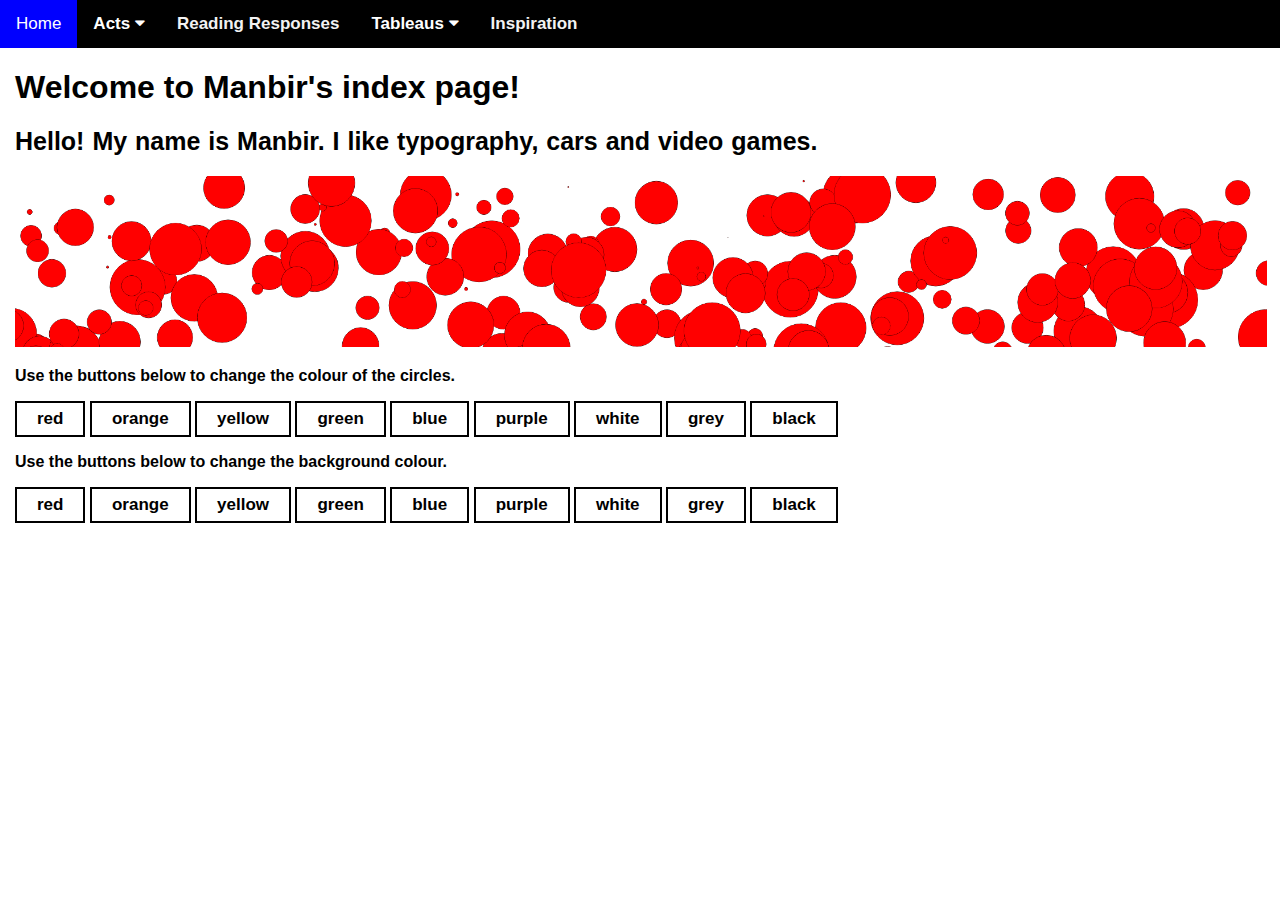
<file: index.html>
<!DOCTYPE html>
<html>
<head>
	<title>Manbir's Index</title>
	<link rel="stylesheet" type="text/css" href="indexstyle.css">
	<meta name="viewport" content="width=device-width, initial-scale=1">
	<link rel="stylesheet" href="https://cdnjs.cloudflare.com/ajax/libs/font-awesome/4.7.0/css/font-awesome.min.css">

</head>
<body>
<!-- MENU -->
	<div class="topnav" id="myTopnav">
  				<a href="#home" class="active">Home</a>
  		<div class="dropdown">
   			<button class="dropbtn">Acts
     			<i class="fa fa-caret-down"></i>
   			</button>
    		<div class="dropdown-content">
     			<a href="letter-template.html">CSS Typeface</a>
      			<a href="webposter.html">Web Poster</a>
      			<a href="webverbtime.html">Web Verbs</a>
      			<a href="networkdocument.html">Networked Document</a>
  	  		</div>
  		</div> 
				<a href="readingresponses.html"><strong>Reading Responses</strong></a>
  		<div class="dropdown">
    		<button class="dropbtn">Tableaus
      			<i class="fa fa-caret-down"></i>
    		</button>
   			<div class="dropdown-content">
      			<a href="SALH_Manbir_Tableau1.png">Tableau 1</a>
      			<a href="SALH_Manbir_Tableau2.png">Tableau 2</a>
    		</div>
  		</div> 
 				<a href="inspo.html"><strong>Inspiration</strong></a>
  				<a href="javascript:void(0);" style="font-size:15px;" class="icon" onclick="myFunction()">&#9776;</a>
	</div>

	<div style="padding-left:15px">
<!-- HEADING -->
  		<h1>Welcome to Manbir's index page!</h1>
  		<h2><span id="head">Hello! My name is Manbir. I like typography, cars and video games.</span></h2>


<!-- CODE FOR ANIMATION -->
<div id="wrapper">
</div>

<p><strong>Use the buttons below to change the colour of the circles.</strong></p>
	<button onclick="red()">red</button>
	<button onclick="orange()">orange</button>
	<button onclick="yellow()">yellow</button>
	<button onclick="green()">green</button>
	<button onclick="blue()">blue</button>
	<button onclick="purple()">purple</button>
	<button onclick="white()">white</button>
	<button onclick="grey()">grey</button>
	<button onclick="black()">black</button>
<p><strong>Use the buttons below to change the background colour.</strong></p>
	<button onclick="bgred()">red</button>
	<button onclick="bgorange()">orange</button>
	<button onclick="bgyellow()">yellow</button>
	<button onclick="bggreen()">green</button>
	<button onclick="bgblue()">blue</button>
	<button onclick="bgpurple()">purple</button>
	<button onclick="bgwhite()">white</button>
	<button onclick="bggrey()">grey</button>
	<button onclick="bgblack()">black</button>

</div>
<script src="indexscript.js"></script>
</body>
</html>
</file>
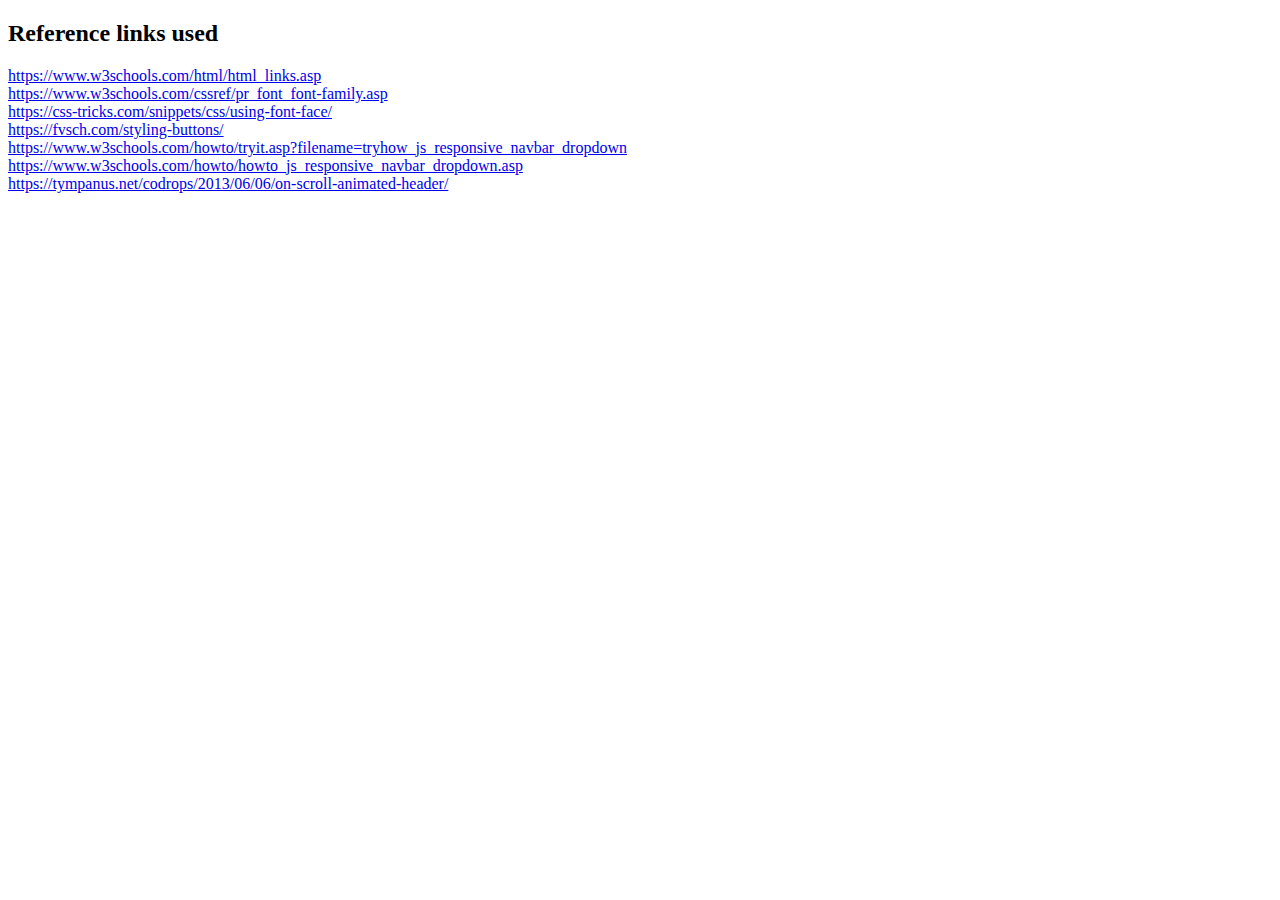
<file: inspo.html>
<!DOCTYPE html>
<html>
<head>
	<title>Inspiration</title>
</head>
<body>
	<h2>Reference links used</h2>
	<a href="https://www.w3schools.com/html/html_links.asp">https://www.w3schools.com/html/html_links.asp</a>
<br>
	<a href="https://www.w3schools.com/cssref/pr_font_font-family.asp">https://www.w3schools.com/cssref/pr_font_font-family.asp</a>
<br>
	<a href="https://css-tricks.com/snippets/css/using-font-face/">https://css-tricks.com/snippets/css/using-font-face/</a>
<br>
	<a href="https://fvsch.com/styling-buttons/">https://fvsch.com/styling-buttons/</a>
<br>
	<a href="https://www.w3schools.com/howto/tryit.asp?filename=tryhow_js_responsive_navbar_dropdown">https://www.w3schools.com/howto/tryit.asp?filename=tryhow_js_responsive_navbar_dropdown</a>
<br>
	<a href="https://www.w3schools.com/howto/howto_js_responsive_navbar_dropdown.asp">https://www.w3schools.com/howto/howto_js_responsive_navbar_dropdown.asp</a>
<br>
	<a href="https://tympanus.net/codrops/2013/06/06/on-scroll-animated-header/">https://tympanus.net/codrops/2013/06/06/on-scroll-animated-header/</a>

</body>
</html>
</file>
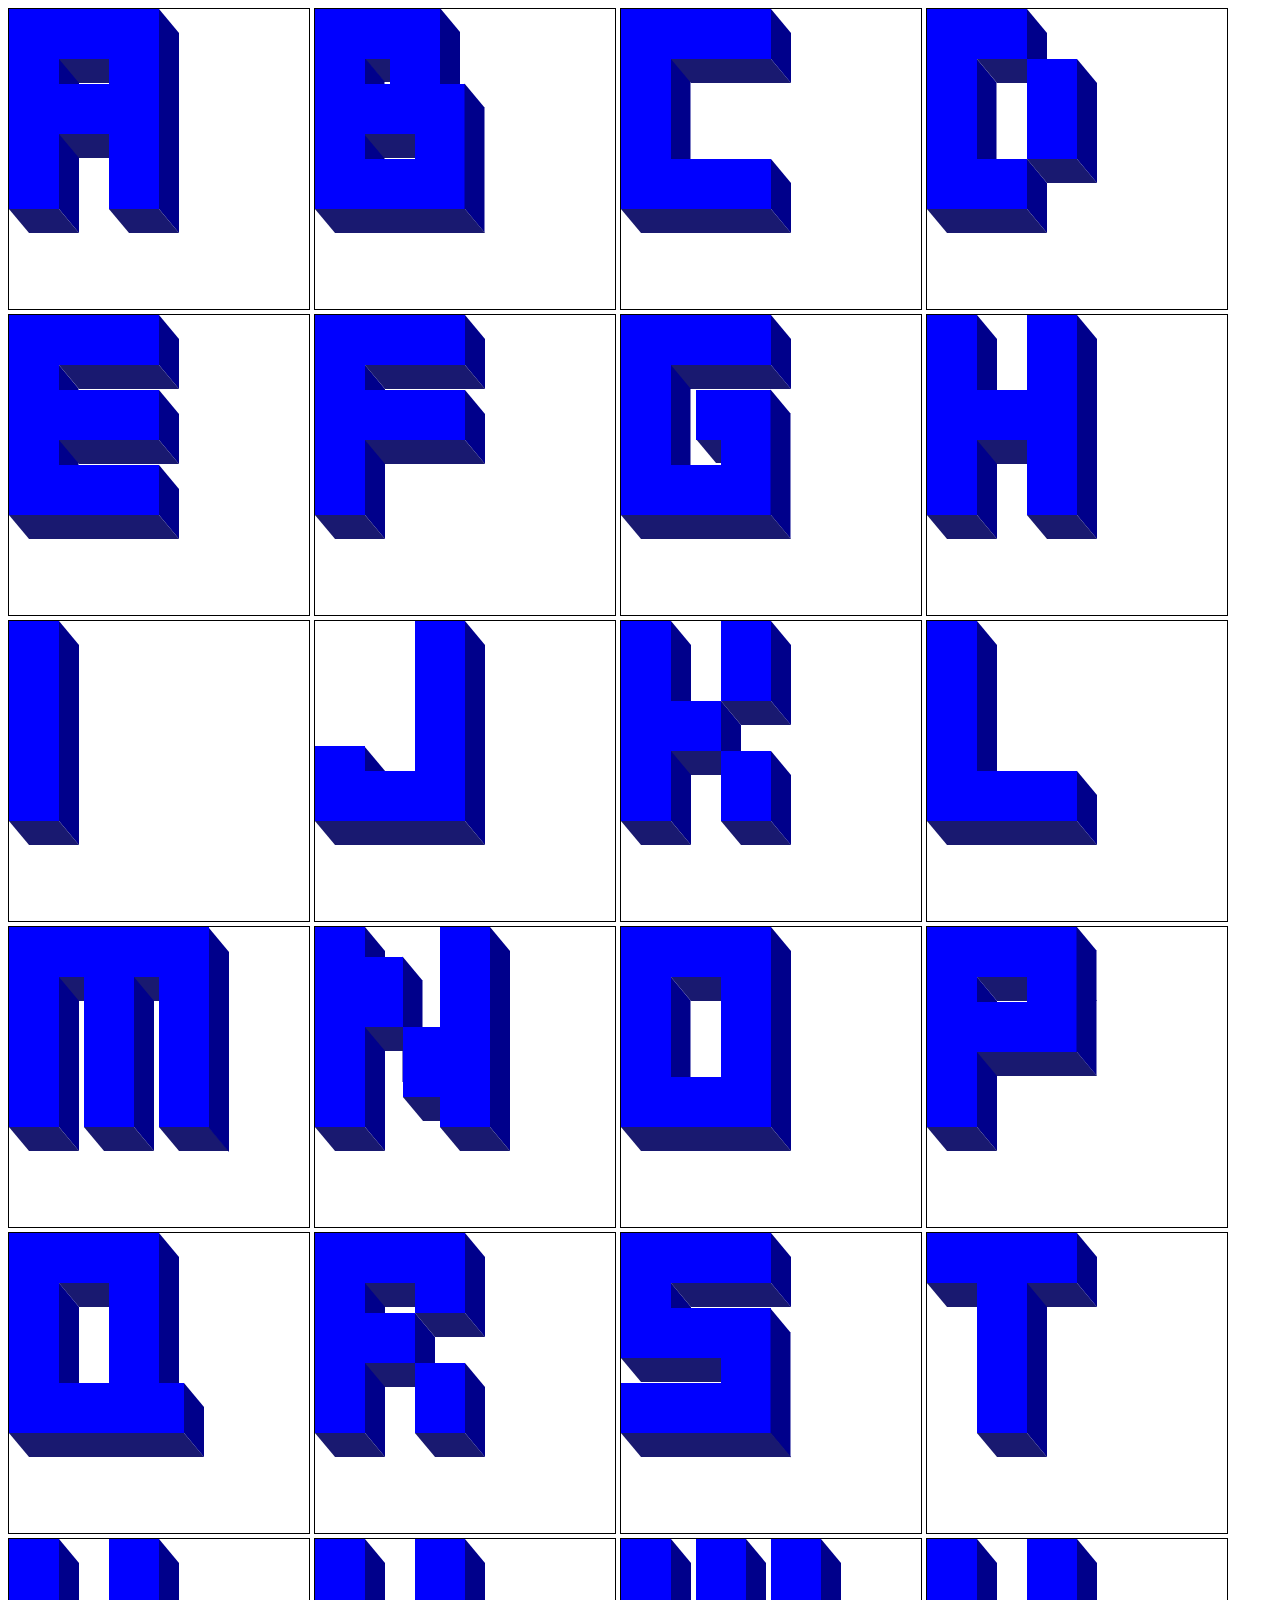
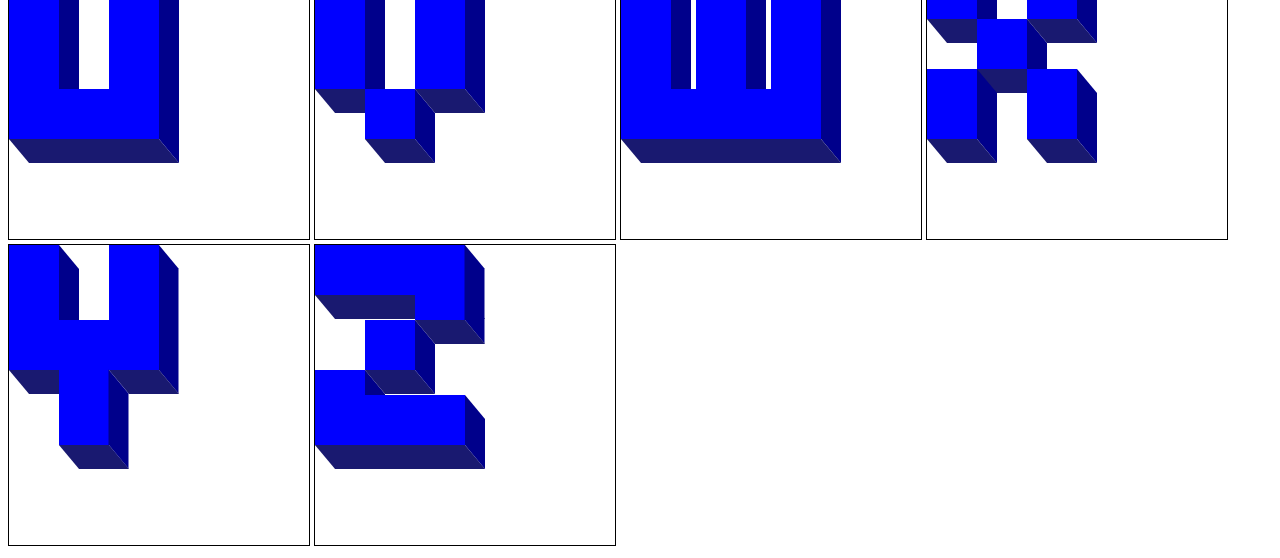
<file: letter-template.html>
<!doctype html>
<html lang="">
    <head>
        <meta charset="utf-8">
        <meta http-equiv="x-ua-compatible" content="ie=edge">
        <title>🔤🧾🔤🧾🔤🧾🔤🧾🔤🧾🔤🧾🔤🧾🔤🧾🔤🧾🔤🧾</title>
        <link rel='stylesheet' href='letter-style.css'>
    </head>
    <body>
    	<!--this is a comment in html-->
    	<div class="letter letter-a">  
    	<div id="A">
    		<div id="a9"></div>
			<div id="a5"></div>
			<div id="a10"></div>
			<div id="a6"></div>
			<div id="a7"></div>
			<div id="a8"></div>
			<div id="a2"></div>
			<div id="a3"></div>
			<div id="a4"></div>
			<div id="a1"></div>
		</div>		
    	</div>

		<div class="letter letter-b">   
		<div id="B">
			<div id="b11"></div>
			<div id="b10"></div>
			<div id="b9"></div>
			<div id="b12"></div>
			<div id="b1"></div>
			<div id="b2"></div>
			<div id="b3"></div>
			<div id="b4"></div>
			<div id="b5"></div>
			<div id="b6"></div>
			<div id="b7"></div>
			<div id="b8"></div>
		</div>	 		
    	</div>

    	<div class="letter letter-c">   
    	<div id="C">
			<div id="c4"></div>
			<div id="c1"></div>
			<div id="c2"></div>
			<div id="c3"></div>
			<div id="c5"></div>
			<div id="c6"></div>
			<div id="c7"></div>
			<div id="c8"></div>
		</div>	  	 		
    	</div>

		<div class="letter letter-d">  
		<div id="D">
			<div id="d10"></div>
			<div id="d8"></div>
			<div id="d6"></div>
			<div id="d1"></div>
			<div id="d2"></div>
			<div id="d3"></div>
			<div id="d4"></div>
			<div id="d5"></div>
			<div id="d7"></div>
			<div id="d9"></div>
			<div id="d11"></div>
		</div>	  		
    	</div>

    	<div class="letter letter-e"> 
    	<div id="E">
			<div id="e11"></div>
			<div id="e1"></div>
			<div id="e2"></div>
			<div id="e3"></div>
			<div id="e4"></div>
			<div id="e5"></div>
			<div id="e6"></div>
			<div id="e7"></div>
			<div id="e8"></div>
			<div id="e9"></div>
			<div id="e10"></div>
		</div>	  		
    	</div>

		<div class="letter letter-f">    
		<div id="F">
			<div id="f9"></div>
			<div id="f1"></div>
			<div id="f2"></div>
			<div id="f3"></div>
			<div id="f4"></div>
			<div id="f5"></div>
			<div id="f6"></div>
			<div id="f7"></div>
			<div id="f8"></div>
			<div id="f10"></div>
		</div>	  		
    	</div>

    	<div class="letter letter-g">  
    	<div id="G">
			<div id="g12"></div>
			<div id="g10"></div>
			<div id="g11"></div>
			<div id="g1"></div>
			<div id="g2"></div>
			<div id="g3"></div>
			<div id="g4"></div>
			<div id="g5"></div>
			<div id="g6"></div>
			<div id="g7"></div>
			<div id="g8"></div>
			<div id="g9"></div>
		</div>	  		
    	</div>

		<div class="letter letter-h">  
		<div id="H">
			<div id="h5"></div>
			<div id="h1"></div>
			<div id="h8"></div>
			<div id="h2"></div>
			<div id="h3"></div>
			<div id="h4"></div>
			<div id="h6"></div>
			<div id="h7"></div>
		</div>	  		
    	</div>

    	<div class="letter letter-i">    
    	<div id="I">
			<div id="i1"></div>
			<div id="i2"></div>
			<div id="i3"></div>
		</div>			
    	</div>

		<div class="letter letter-j">  
		<div id="J">
			<div id="j6"></div>
			<div id="j1"></div>
			<div id="j2"></div>
			<div id="j3"></div>
			<div id="j4"></div>
			<div id="j5"></div>
		</div>	  		
    	</div>

    	<div class="letter letter-k">
    	<div id="K">
    		<div id="k12"></div>
    		<div id="k1"></div> 
			<div id="k2"></div>
			<div id="k3"></div>
			<div id="k4"></div> 
			<div id="k9"></div> 
			<div id="k5"></div> 
			<div id="k6"></div> 
			<div id="k7"></div> 
			<div id="k8"></div> 
			<div id="k10"></div>
			<div id="k11"></div>
    	</div>
    	</div>

		<div class="letter letter-l">
		<div id="L">
			<div id="l3"></div>
			<div id="l1"></div>
			<div id="l2"></div>
			<div id="l4"></div>
			<div id="l5"></div>
		</div>	    		
    	</div>

    	<div class="letter letter-m">   
    	<div id="M">
    		<div id="m11"></div>
			<div id="m1"></div>
			<div id="m2"></div>
			<div id="m3"></div>
			<div id="m4"></div>
			<div id="m5"></div>
			<div id="m6"></div>
			<div id="m7"></div>
			<div id="m8"></div>
			<div id="m9"></div>
			<div id="m10"></div>
		</div>	 		
    	</div>

		<div class="letter letter-n">
		<div id="N"> 
			<div id="n11"></div>
			<div id="n9"></div>
			<div id="n6"></div>
			<div id="n1"></div>
			<div id="n10"></div> 
			<div id="n2"></div>
			<div id="n3"></div>
			<div id="n4"></div>
			<div id="n5"></div>
			<div id="n7"></div>
			<div id="n8"></div> 		
    	</div>
    	</div>

    	<div class="letter letter-o">   
    	<div id="O">
    		<div id="o7"></div>
    		<div id="o5"></div>
			<div id="o1"></div>
			<div id="o2"></div>
			<div id="o3"></div>
			<div id="o4"></div>
			<div id="o6"></div>
			<div id="o8"></div>
		</div>	 		
    	</div>

		<div class="letter letter-p"> 
		<div id="P">
			<div id="p8"></div>
			<div id="p5"></div>
			<div id="p1"></div>
			<div id="p2"></div>
			<div id="p3"></div>
			<div id="p4"></div>
			<div id="p6"></div>
			<div id="p7"></div>
			<div id="p9"></div>
		</div>	   		
    	</div>

    	<div class="letter letter-q">   
		<div id="Q">
			<div id="q9"></div>
			<div id="q7"></div>
			<div id="q6"></div>
			<div id="q1"></div>
			<div id="q2"></div>
			<div id="q3"></div>
			<div id="q4"></div>
			<div id="q5"></div>
			<div id="q8"></div>
			<div id="q10"></div>
		</div>	 		
    	</div>

		<div class="letter letter-r">
		<div id="R">
			<div id="r12"></div>
    		<div id="r1"></div> 
			<div id="r2"></div>
			<div id="r3"></div>
			<div id="r14"></div>
			<div id="r4"></div> 
			<div id="r5"></div>
			<div id="r9"></div> 
			<div id="r6"></div> 
			<div id="r7"></div>
			<div id="r8"></div>
			<div id="r10"></div>
			<div id="r11"></div>
			<div id="r13"></div>     		
    	</div>
    	</div>

		<div class="letter letter-s">
		<div id="S">
			<div id="s10"></div>
			<div id="s7"></div>
			<div id="s1"></div>
			<div id="s2"></div>
			<div id="s3"></div>
			<div id="s4"></div>
			<div id="s5"></div>
			<div id="s6"></div>
			<div id="s8"></div>
			<div id="s9"></div>
			<div id="s11"></div>
		</div>	
		</div>

		<div class="letter letter-t">
		<div id="T">
			<div id="t5"></div>
			<div id="t1"></div>
			<div id="t2"></div>
			<div id="t3"></div>
			<div id="t4"></div>
			<div id="t6"></div>
			<div id="t7"></div>
			<div id="t8"></div>
		</div>
		</div>

		<div class="letter letter-u">
		<div id="U">
			<div id="u6"></div>
			<div id="u1"></div>
			<div id="u2"></div>
			<div id="u3"></div>
			<div id="u4"></div>
			<div id="u5"></div>
		</div>	
		</div>

		<div class="letter letter-v">
		<div id="V">
			<div id="v9"></div>
			<div id="v6"></div>
			<div id="v1"></div>
			<div id="v2"></div>
			<div id="v3"></div>
			<div id="v4"></div>
			<div id="v5"></div>
			<div id="v7"></div>
			<div id="v8"></div>
		</div>	
		</div>

		<div class="letter letter-w">
		<div id="W">
			<div id="w5"></div>
			<div id="w6"></div>
			<div id="w1"></div>
			<div id="w2"></div>
			<div id="w3"></div>
			<div id="w4"></div>
			<div id="w7"></div>
			<div id="w8"></div>
		</div>
		</div>

		<div class="letter letter-x">
		<div id="X">
			<div id="x12"></div>
			<div id="x16"></div> 
    		<div id="x1"></div> 
			<div id="x2"></div>
			<div id="x3"></div>
			<div id="x14"></div>
			<div id="x4"></div> 
			<div id="x5"></div>
			<div id="x9"></div> 
			<div id="x6"></div> 
			<div id="x7"></div>
			<div id="x8"></div>
			<div id="x10"></div>
			<div id="x11"></div>
			<div id="x13"></div> 
			<div id="x15"></div> 
		</div>
		</div>

		<div class="letter letter-y">
		<div id="Y">
			<div id="y9"></div>
			<div id="y8"></div>
			<div id="y7"></div>
			<div id="y10"></div>
			<div id="y1"></div>
			<div id="y2"></div>
			<div id="y3"></div>
			<div id="y4"></div>
			<div id="y5"></div>
			<div id="y6"></div>
		</div>	
		</div>

		<div class="letter letter-z">
		<div id="Z">
			<div id="z13"></div>
			<div id="z1"></div>
			<div id="z12"></div>
			<div id="z2"></div>
			<div id="z3"></div>
			<div id="z4"></div>
			<div id="z5"></div>
			<div id="z6"></div>
			<div id="z7"></div>
			<div id="z8"></div>
			<div id="z9"></div>
			<div id="z10"></div>
			<div id="z11"></div>
		</div>
		</div>


    </body>
</html>
</file>
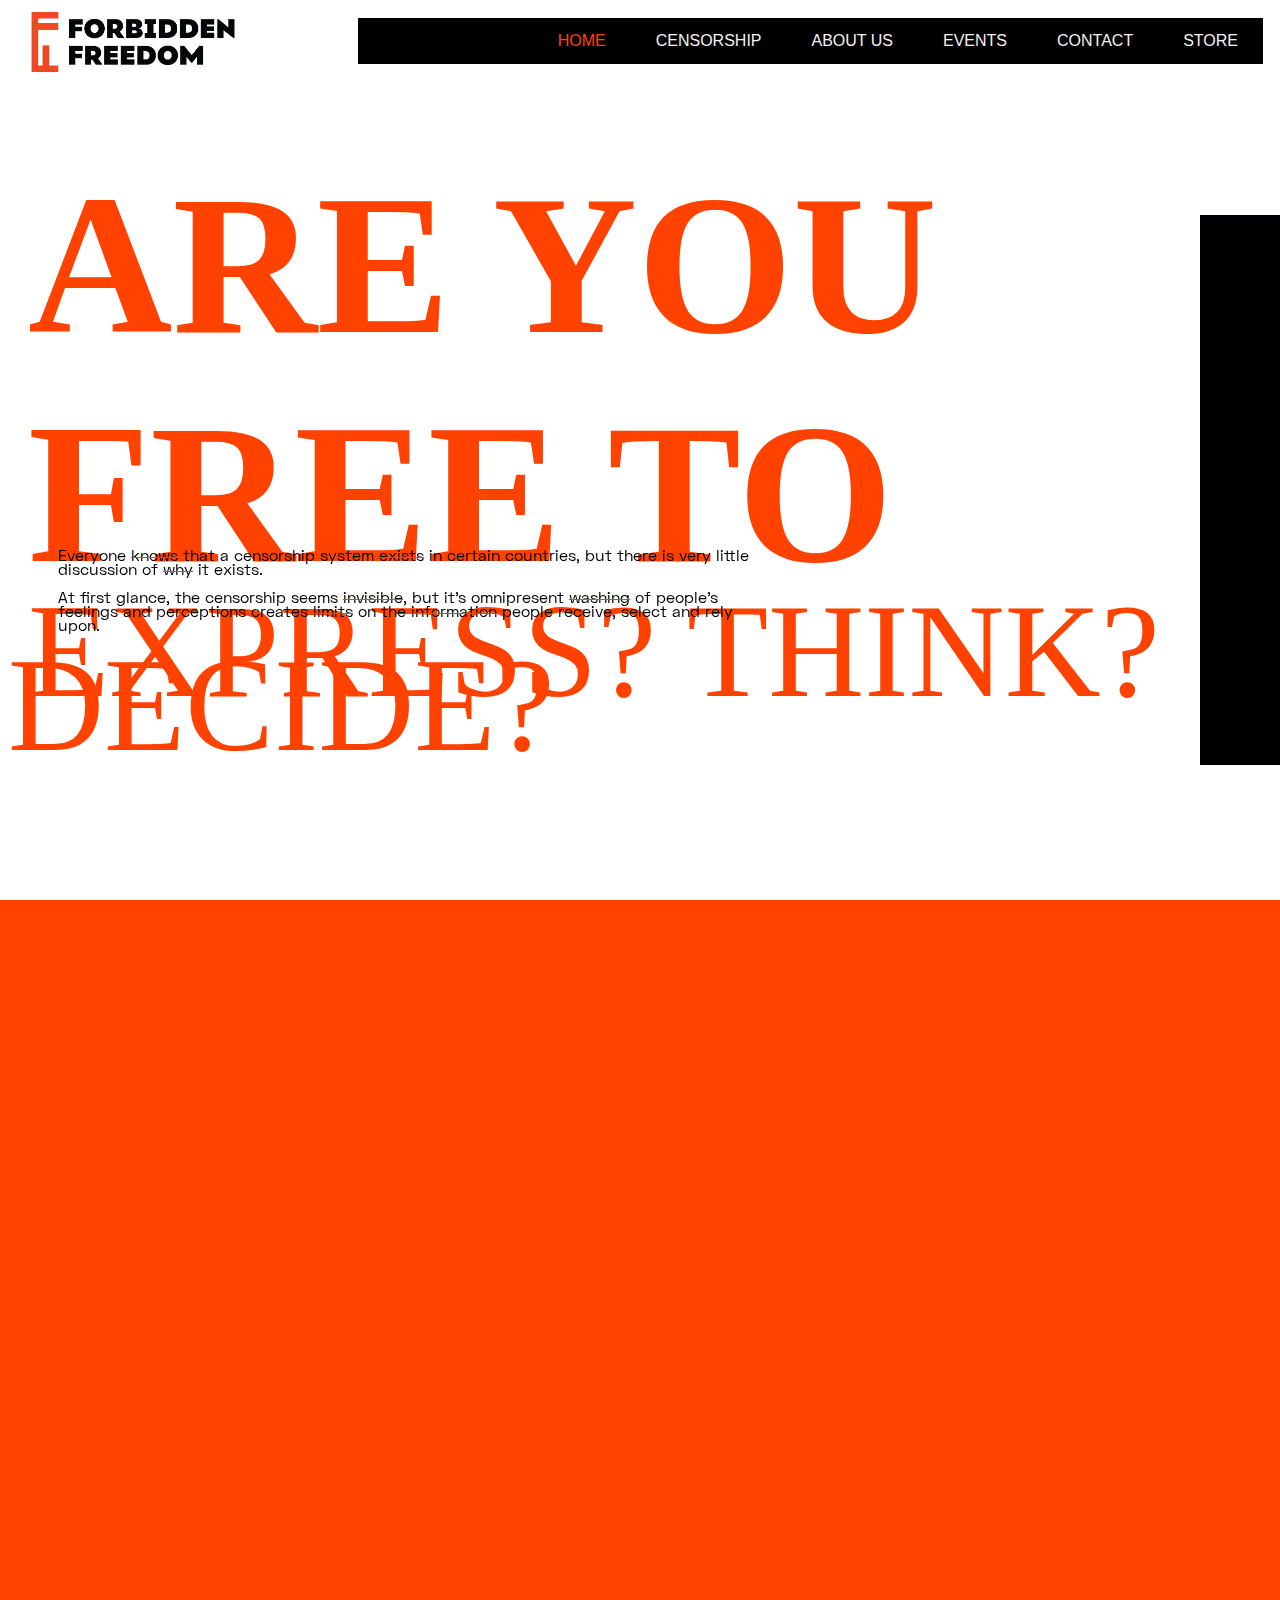
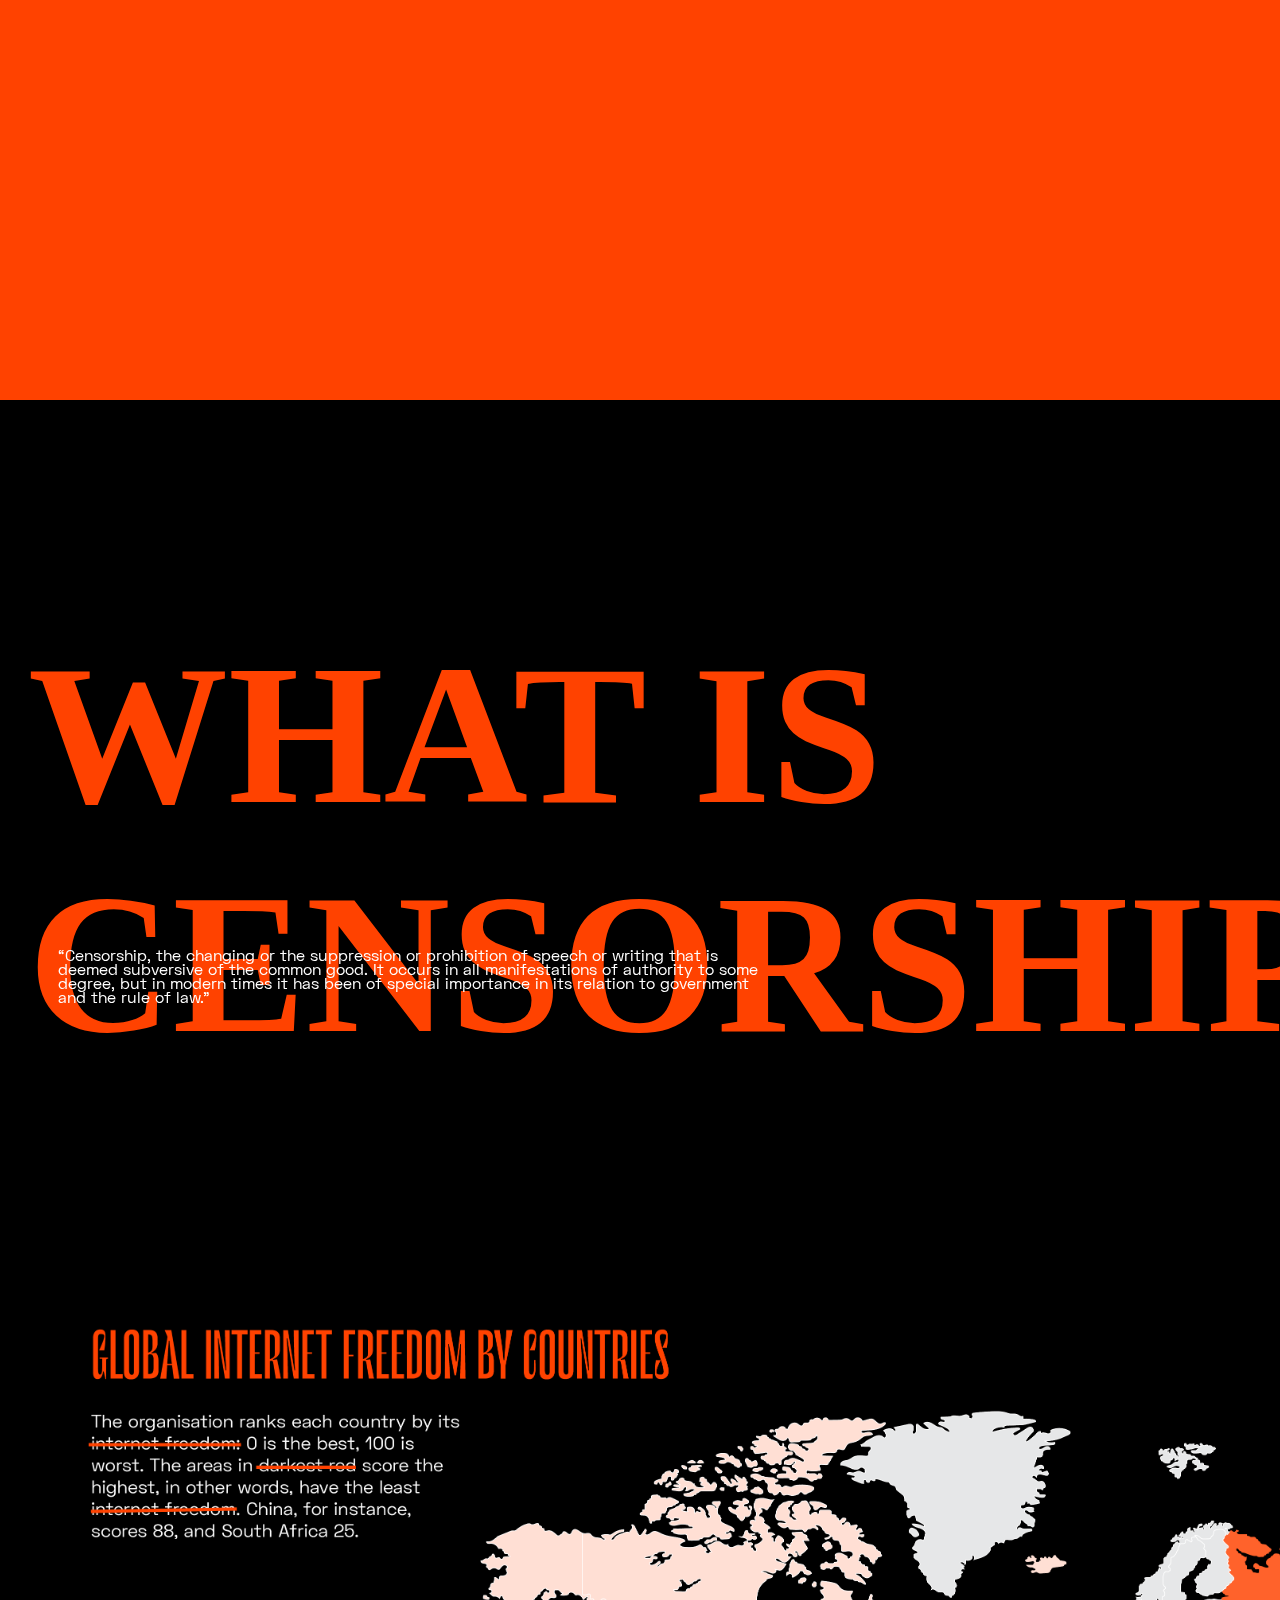
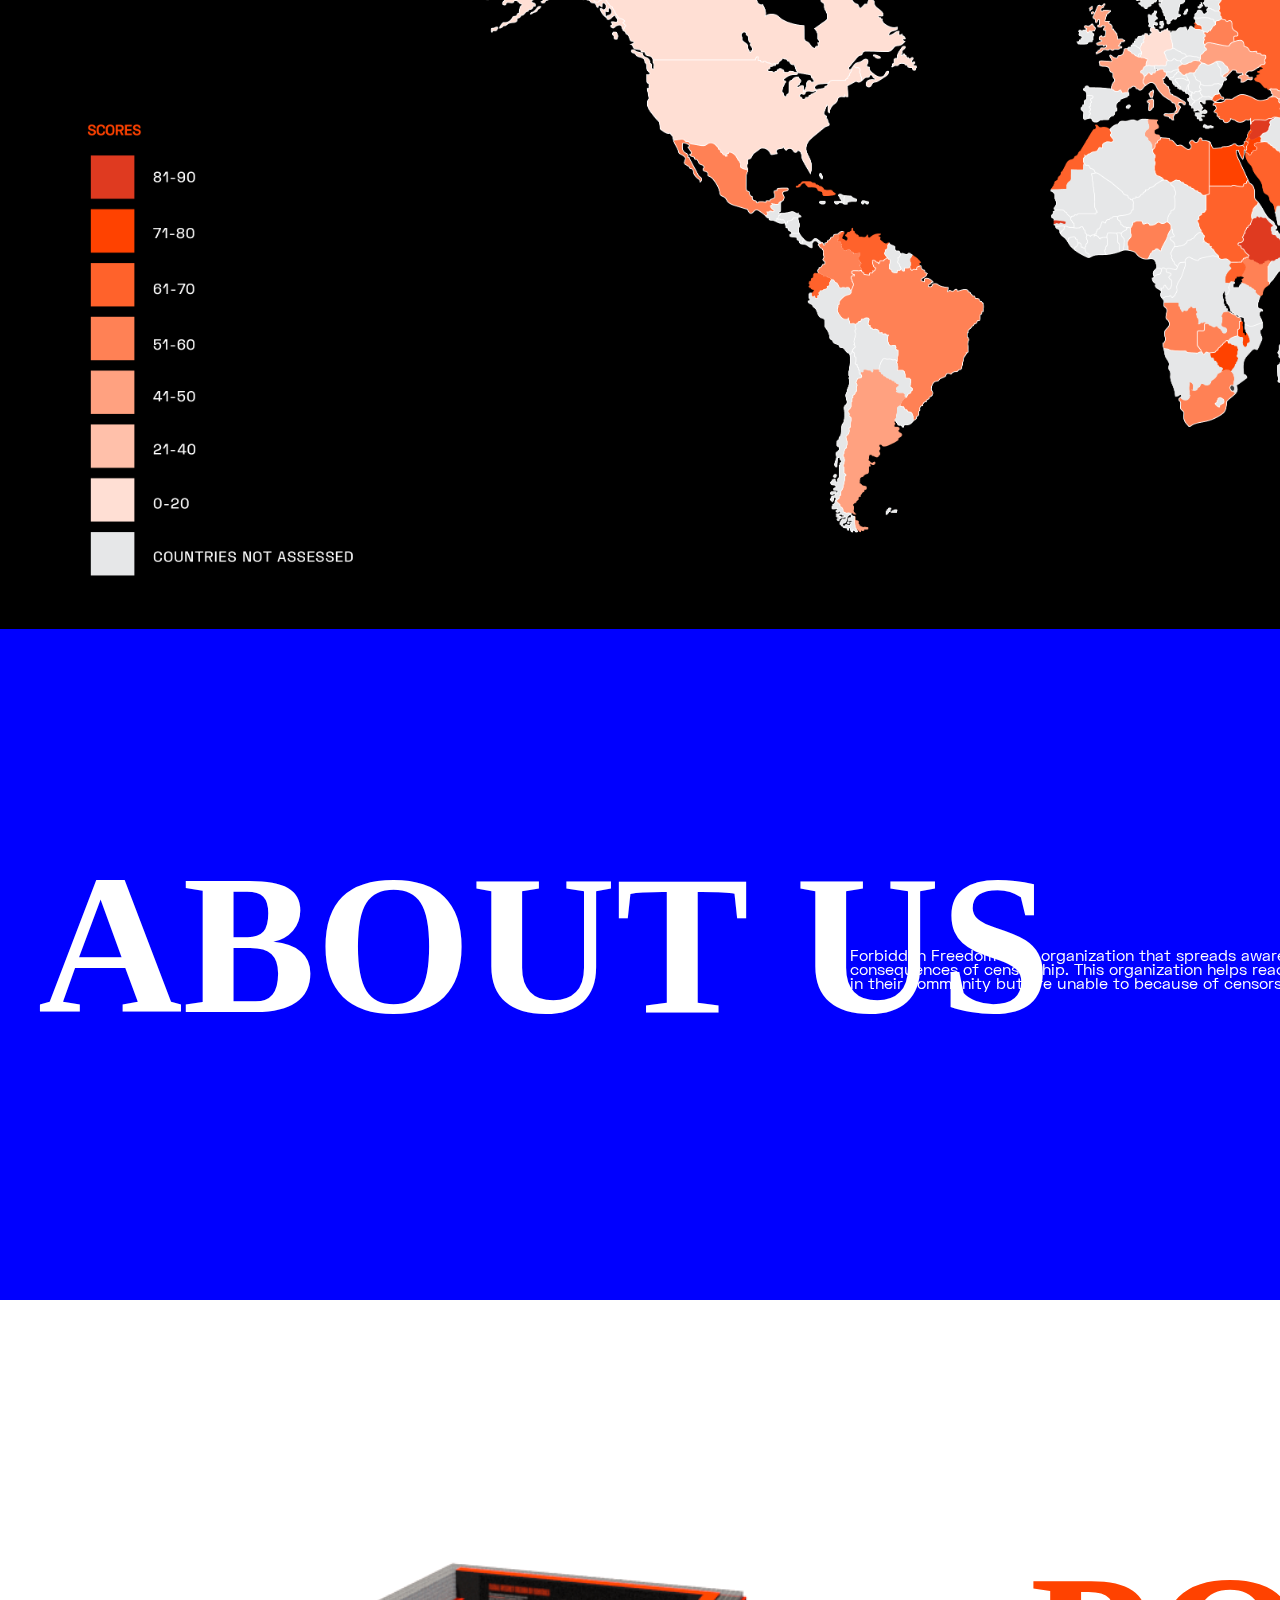
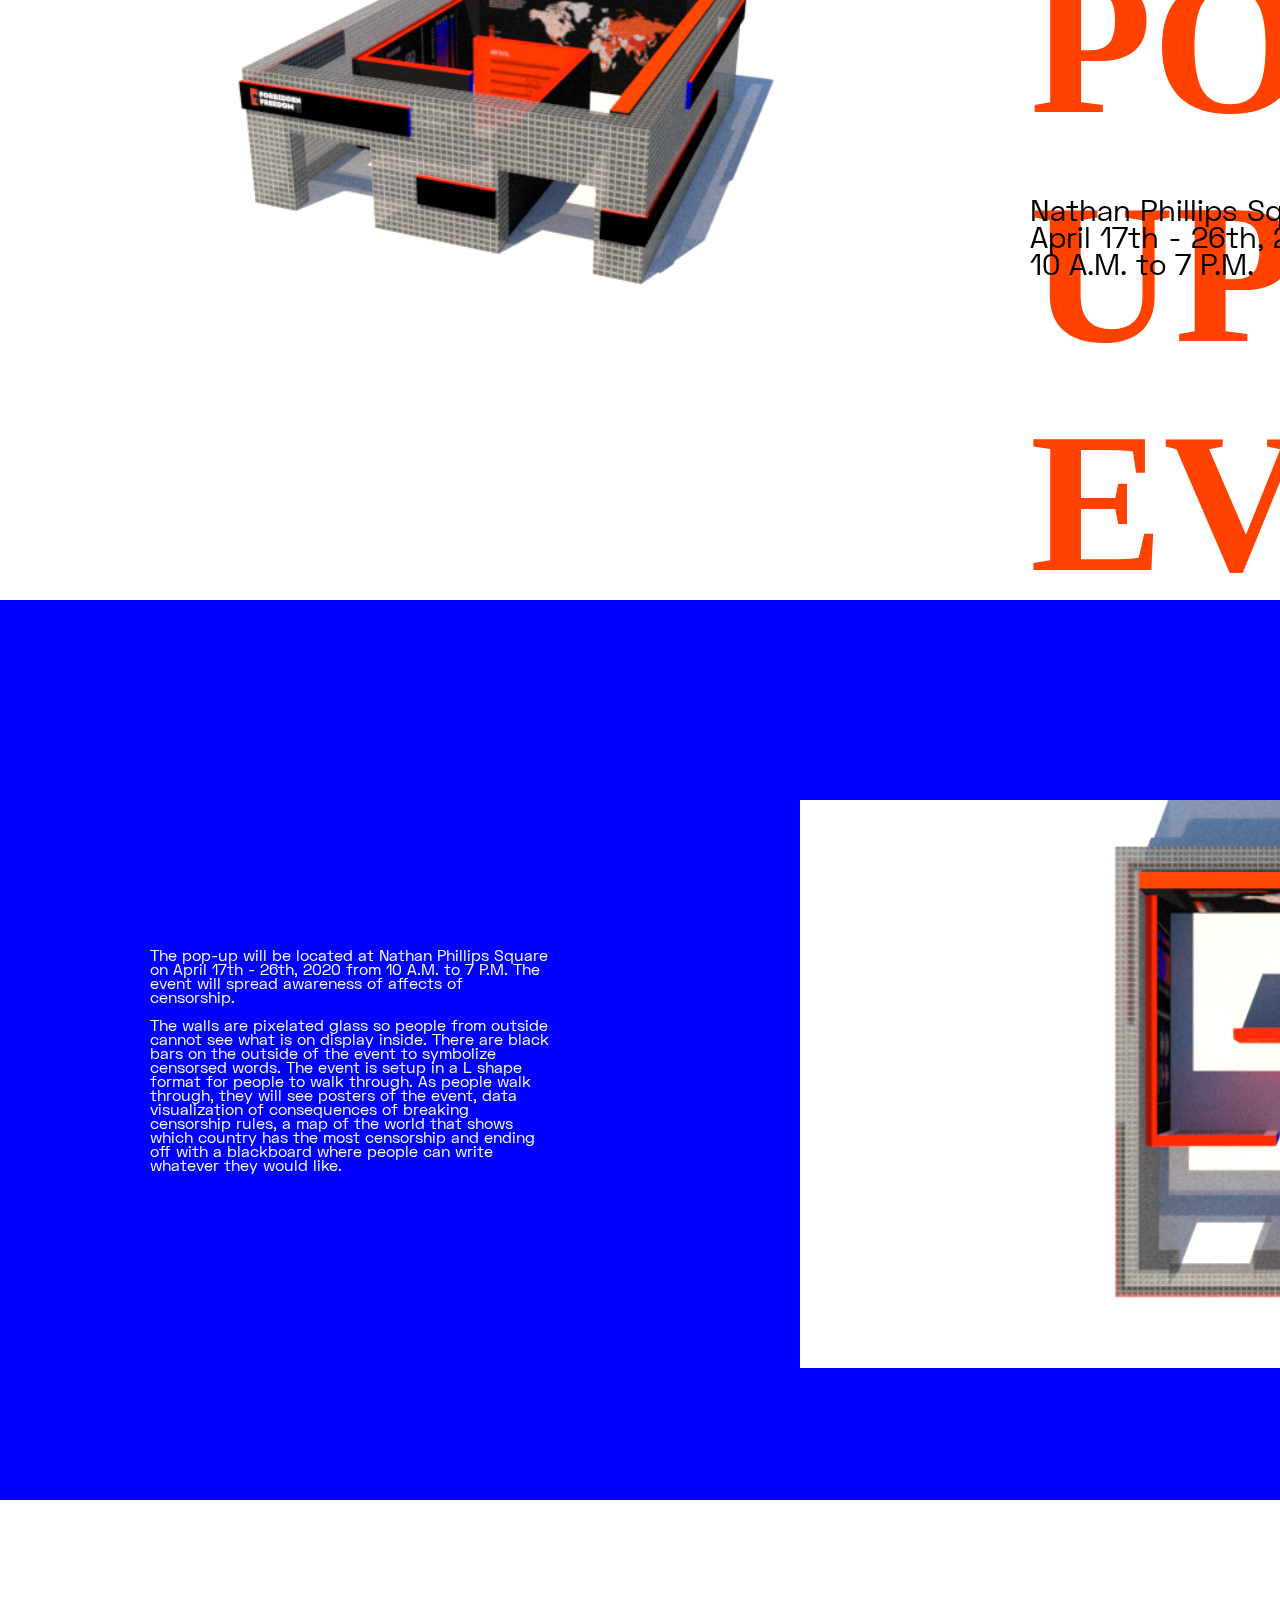
<file: networkdocument.html>
<!DOCTYPE html>
<html lang="en">
	<head>
		<meta charset="UTF-8" />
		<meta name="viewport" content="width=device-width, initial-scale=1.0" />
		<meta http-equiv="X-UA-Compatible" content="ie=edge" />
		<link rel="stylesheet" href="styles.css" />
		<title>Document</title>
	</head>
	<body>
		<div class="box" id="orangebox"></div>
		<div class="box2" id="blackbox"></div>
		<div class="box3" id="bluebox"></div>
		<div class="box4" id="bluebox2"></div>
		<img img id="imgbird" src="pict7.jpg">
		<img img id="map" src="data visutalization-03.png">
		<img img id="render1" src="pe6.png">
		<img img id="render2" src="pe8.png">
		<div class="my-div">
			<img src="logo.png" alt="" />
			<div id="navbar">
				<a class="menu-item-6 inactive" href="#store">STORE</a>
				<a class="menu-item-5 inactive" href="#contact">CONTACT</a>
				<a class="menu-item-4 inactive" href="#events">EVENTS</a>
				<a class="menu-item-3 inactive" href="#aboutus">ABOUT US</a>
				<a class="menu-item-2 inactive" href="#censorship">CENSORSHIP</a>
				<a class="menu-item-1 active" href="#home">HOME</a>
			</div>
		</div>
		<div class="main">
			
		<!-- 	<spanh1>ARE YOU FREE TO</spanh1> -->
			<h1 id="section-one">ARE YOU FREE TO</h1>
			<br>
			<spanh2>EXPRESS? THINK? DECIDE?</spanh2>
			<br>
			<spanp1>Everyone <spanstrike>knows</spanstrike> that a censorship system <spanstrike>exists</spanstrike> in certain countries,
					but there is very little discussion of <spanstrike>why</spanstrike> it exists.
					<br>
					<br>
					At first glance, the censorship seems <spanstrike>invisible</spanstrike>, but it’s omnipresent <spanstrike>washing</spanstrike> of people’s feelings and perceptions creates <spanstrike>limits</spanstrike> on the
					<spanstrike>information</spanstrike> people receive, select and rely upon.</spanp1>

			<text2>SHARE YOUR<br>THOUGHTS</text2>
			
			
			<h1 id="section-two">WHAT IS CENSORSHIP?</h1>
			<spanp2>“Censorship, the changing or the suppression or prohibition
					of speech or writing that is deemed subversive of
					the common good. It occurs in all manifestations of authority
					to some degree, but in modern times it has been
					of special importance in its relation to government and
					the rule of law.”</spanp2>
			
			<h1 id="section-three">ABOUT US</h1>

			<spanp4>Forbidden Freedom is an organization that spreads awareness about the affects and consequences of censorship. This organization helps reach out the those who need a voice in their community but are unable to because of censorship reasons.</spanp4>
			
			<h1 id="section-four">POP UP EVENT</h1>
			<spanh4>Nathan Phillips Square<br>
					April 17th - 26th, 2020<br>
					10 A.M. to 7 P.M.</spanh4>

			<spanp5>The pop-up will be located at Nathan
					Phillips Square on April 17th - 26th, 2020
					from 10 A.M. to 7 P.M. The event will
					spread awareness of affects of censorship.
					<br>
					<br>
					The walls are pixelated glass so people
					from outside cannot see what is on display
					inside. There are black bars on the
					outside of the event to symbolize censorsed
					words. The event is setup in a L
					shape format for people to walk
					through. As people walk through, they
					will see posters of the event, data visualization
					of consequences of breaking
					censorship rules, a map of the world
					that shows which country has the most
					censorship and ending off with a blackboard
					where people can write whatever
					they would like.</spanp5>
			
			<h1 id="section-five">-</h1>
			
			<h1 id="section-six">-</h1>
			
		</div>

		

		<script src="https://code.jquery.com/jquery-3.4.1.min.js" integrity="sha256-CSXorXvZcTkaix6Yvo6HppcZGetbYMGWSFlBw8HfCJo=" crossorigin="anonymous"></script>
		<script src="js.js"></script>

	</body>
</html>
</file>
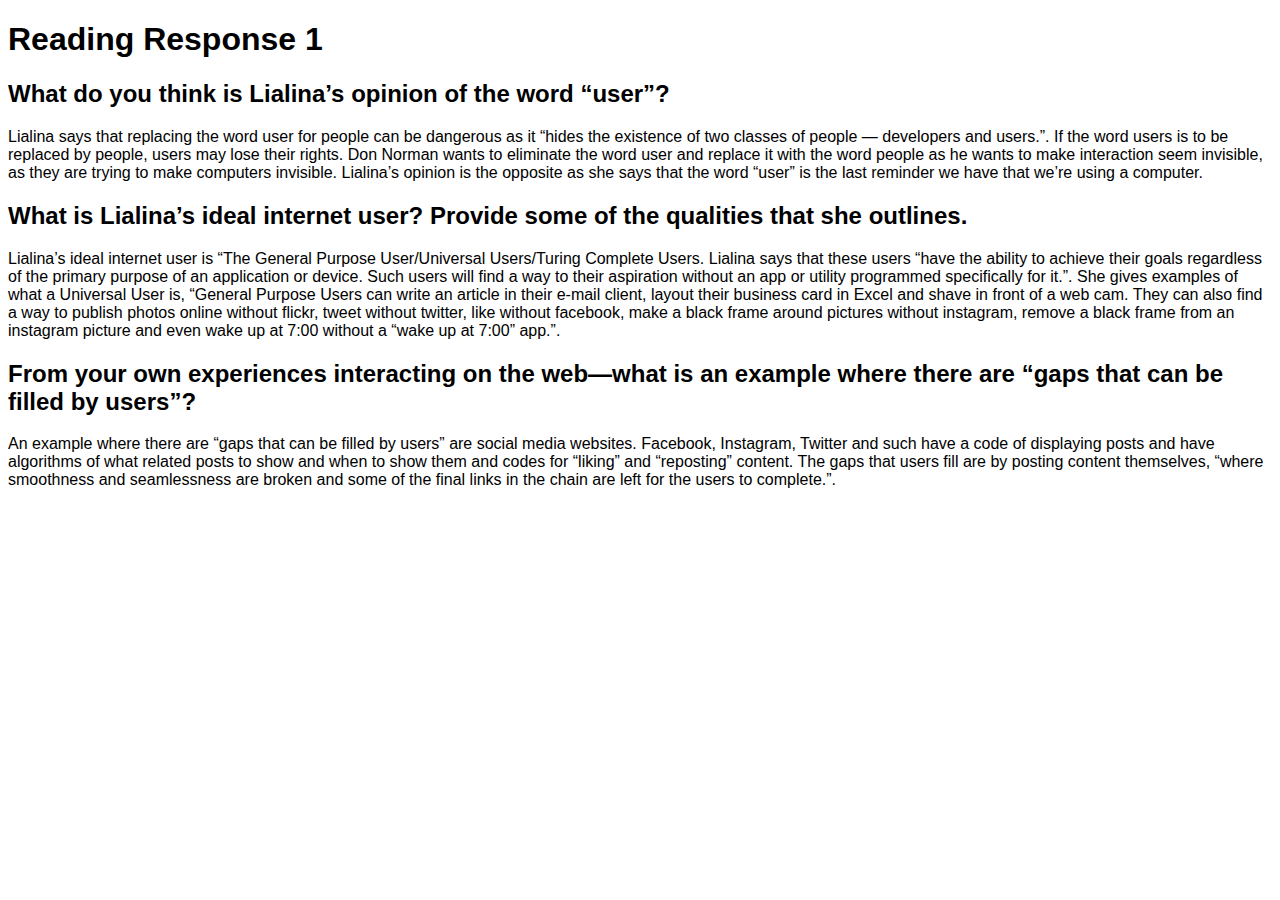
<file: readingresponses.html>
<!DOCTYPE html>
<html>
<head>
	<title></title>
	<link rel="stylesheet" href="rrstyle.css" />
</head>
<body>

<h1> Reading Response 1</h1>
	<h2>What do you think is Lialina’s opinion of the word “user”?</h2>

	<p>Lialina says that replacing the word user for people can be dangerous as it “hides the existence of two classes of people — developers and users.”. If the word users is to be replaced by people, users may lose their rights. Don Norman wants to eliminate the word user and replace it with the word people as he wants to make interaction seem invisible, as they are trying to make computers invisible. Lialina’s opinion is the opposite as she says that the word “user” is the last reminder we have that we’re using a computer.</p>

	<h2>What is Lialina’s ideal internet user? Provide some of the qualities that she outlines.</h2>

	<p>Lialina’s ideal internet user is “The General Purpose User/Universal Users/Turing Complete Users. Lialina says that these users “have the ability to achieve their goals regardless of the primary purpose of an application or device. Such users will find a way to their aspiration without an app or utility programmed specifically for it.”. She gives examples of what a Universal User is, “General Purpose Users can write an article in their e-mail client, layout their business card in Excel and shave in front of a web cam. They can also find a way to publish photos online without flickr, tweet without twitter, like without facebook, make a black frame around pictures without instagram, remove a black frame from an instagram picture and even wake up at 7:00 without a “wake up at 7:00” app.”.</p>

	<h2>From your own experiences interacting on the web—what is an example where there are “gaps that can be filled by users”?</h2>

	<p>An example where there are “gaps that can be filled by users” are social media websites. Facebook, Instagram, Twitter and such have a code of displaying posts and have algorithms of what related posts to show and when to show them and codes for “liking” and “reposting” content. The gaps that users fill are by posting content themselves, “where smoothness and seamlessness are broken and some of the final links in the chain are left for the users to complete.”.</p>

</body>
</html>
</file>
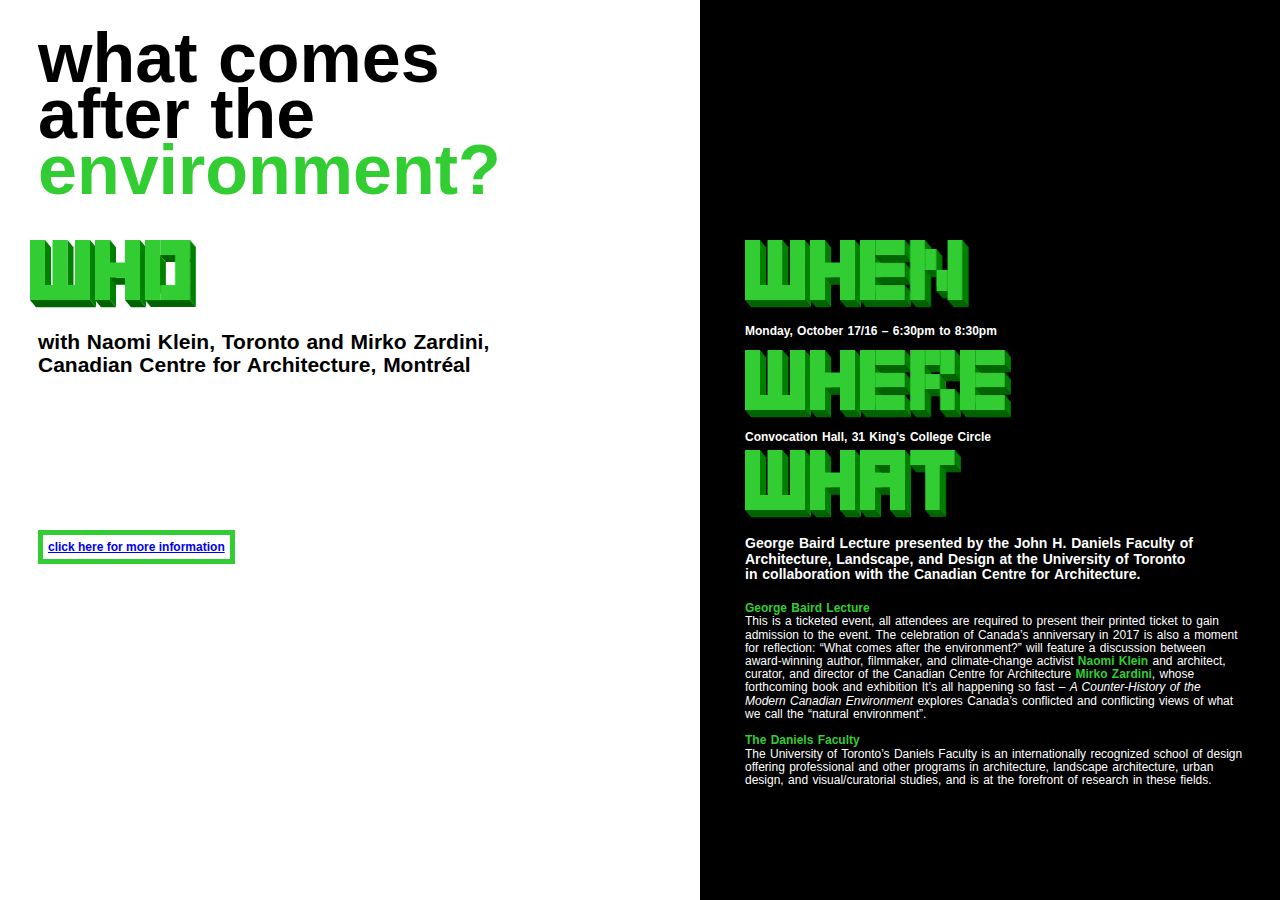
<file: webposter.html>
<!DOCTYPE html>
<html>
<head>

	<link rel="stylesheet" href="webposterstyle.css">

	<title>WEB POSTER</title>
</head>
<body>

<div class="box" id="blackbox"></div>

<h1>what comes after the <span id="green">environment?</span></h1>

<h2><span id="text4">with Naomi Klein, Toronto and Mirko Zardini, Canadian Centre for Architecture, Montréal</span></h2>

<h2><span id="text2"><a href="https://www.daniels.utoronto.ca/events/2016/10/17/what-comes-after-environment-naomi-klein-and-mirko-zardini" class="button">click here for more information</span></h2></a>

<p><span id="text1"><strong>Monday, October 17/16 – 6:30pm to 8:30pm 
<br>
<br>
<br>
<br>
<br>
<br>
<br>
<br>Convocation Hall, 31 King's College Circle</strong><br> 
<br>
<br>
<br>
<br>
<br>
<br>
<br>
<span id="text3"><strong>George Baird Lecture presented by the John H. Daniels Faculty of Architecture, Landscape, and Design at the University of Toronto in collaboration with the Canadian Centre for Architecture.</strong></span>
<br>
<br>
<br>
<br>
<br><strong><span id="green">George Baird Lecture</span></strong>
<br>This is a ticketed event, all attendees are required to present their printed ticket to gain admission to the event.

The celebration of Canada’s anniversary in 2017 is also a moment for reflection: “What comes after the environment?” will feature a discussion between award-winning author, filmmaker, and climate-change activist <strong><span id="green">Naomi Klein</span></strong> and architect, curator, and director of the Canadian Centre for Architecture <strong><span id="green">Mirko Zardini</span></strong>, whose forthcoming book and exhibition It’s all happening so fast – <i>A Counter-History of the Modern Canadian Environment</i> explores Canada’s conflicted and conflicting views of what we call the “natural environment”.
<br>
<br>
<strong><span id="green">The Daniels Faculty</span></strong>
<br>
The University of Toronto’s Daniels Faculty is an internationally recognized school of design offering professional and other programs in architecture, landscape architecture, urban design, and visual/curatorial studies, and is at the forefront of research in these fields.</span id="text1"></p>


	<div id="W1">
			<div id="w5"></div>
			<div id="w6"></div>
			<div id="w1"></div>
			<div id="w2"></div>
			<div id="w3"></div>
			<div id="w4"></div>
			<div id="w7"></div>
			<div id="w8"></div>
	</div>

	<div id="W2">
			<div id="w5"></div>
			<div id="w6"></div>
			<div id="w1"></div>
			<div id="w2"></div>
			<div id="w3"></div>
			<div id="w4"></div>
			<div id="w7"></div>
			<div id="w8"></div>
	</div>

	<div id="W3">
			<div id="w5"></div>
			<div id="w6"></div>
			<div id="w1"></div>
			<div id="w2"></div>
			<div id="w3"></div>
			<div id="w4"></div>
			<div id="w7"></div>
			<div id="w8"></div>
	</div>

		<div id="W4">
			<div id="w5"></div>
			<div id="w6"></div>
			<div id="w1"></div>
			<div id="w2"></div>
			<div id="w3"></div>
			<div id="w4"></div>
			<div id="w7"></div>
			<div id="w8"></div>
	</div>

	<div id="H1">
			<div id="h5"></div>
			<div id="h1"></div>
			<div id="h8"></div>
			<div id="h2"></div>
			<div id="h3"></div>
			<div id="h4"></div>
			<div id="h6"></div>
			<div id="h7"></div>
	</div>	

	<div id="H2">
			<div id="h5"></div>
			<div id="h1"></div>
			<div id="h8"></div>
			<div id="h2"></div>
			<div id="h3"></div>
			<div id="h4"></div>
			<div id="h6"></div>
			<div id="h7"></div>
	</div>	

	<div id="H3">
			<div id="h5"></div>
			<div id="h1"></div>
			<div id="h8"></div>
			<div id="h2"></div>
			<div id="h3"></div>
			<div id="h4"></div>
			<div id="h6"></div>
			<div id="h7"></div>
	</div>	

		<div id="H4">
			<div id="h5"></div>
			<div id="h1"></div>
			<div id="h8"></div>
			<div id="h2"></div>
			<div id="h3"></div>
			<div id="h4"></div>
			<div id="h6"></div>
			<div id="h7"></div>
	</div>	

	<div id="E1">
			<div id="e11"></div>
			<div id="e1"></div>
			<div id="e2"></div>
			<div id="e3"></div>
			<div id="e4"></div>
			<div id="e5"></div>
			<div id="e6"></div>
			<div id="e7"></div>
			<div id="e8"></div>
			<div id="e9"></div>
			<div id="e10"></div>
		</div>	

	<div id="R1">
			<div id="r12"></div>
    		<div id="r1"></div> 
			<div id="r2"></div>
			<div id="r3"></div>
			<div id="r14"></div>
			<div id="r4"></div> 
			<div id="r5"></div>
			<div id="r9"></div> 
			<div id="r6"></div> 
			<div id="r7"></div>
			<div id="r8"></div>
			<div id="r10"></div>
			<div id="r11"></div>
			<div id="r13"></div>     		
    	</div>

    	<div id="E2">
			<div id="e11"></div>
			<div id="e1"></div>
			<div id="e2"></div>
			<div id="e3"></div>
			<div id="e4"></div>
			<div id="e5"></div>
			<div id="e6"></div>
			<div id="e7"></div>
			<div id="e8"></div>
			<div id="e9"></div>
			<div id="e10"></div>
		</div>

		<div id="E3">
			<div id="e11"></div>
			<div id="e1"></div>
			<div id="e2"></div>
			<div id="e3"></div>
			<div id="e4"></div>
			<div id="e5"></div>
			<div id="e6"></div>
			<div id="e7"></div>
			<div id="e8"></div>
			<div id="e9"></div>
			<div id="e10"></div>
		</div>

		<div id="N1"> 
			<div id="n11"></div>
			<div id="n9"></div>
			<div id="n6"></div>
			<div id="n1"></div>
			<div id="n10"></div> 
			<div id="n2"></div>
			<div id="n3"></div>
			<div id="n4"></div>
			<div id="n5"></div>
			<div id="n7"></div>
			<div id="n8"></div> 		
    	</div>

    	<div id="A">
    		<div id="a9"></div>
			<div id="a5"></div>
			<div id="a10"></div>
			<div id="a6"></div>
			<div id="a7"></div>
			<div id="a8"></div>
			<div id="a2"></div>
			<div id="a3"></div>
			<div id="a4"></div>
			<div id="a1"></div>
		</div>	

		<div id="T">
			<div id="t5"></div>
			<div id="t1"></div>
			<div id="t2"></div>
			<div id="t3"></div>
			<div id="t4"></div>
			<div id="t6"></div>
			<div id="t7"></div>
			<div id="t8"></div>
		</div>

		 <div id="O">
    		<div id="o7"></div>
    		<div id="o5"></div>
			<div id="o1"></div>
			<div id="o2"></div>
			<div id="o3"></div>
			<div id="o4"></div>
			<div id="o6"></div>
			<div id="o8"></div>
		</div>	


</body>
</html>
</file>
<file: indexstyle.css>
body{
	font-family: Helvetica;
	margin:0
    
	}

canvas{
	width: 99%;
}

.topnav {
  overflow: hidden;
  background-color: black;
}

.topnav a {
  float: left;
  display: block;
  color: #f2f2f2;
  text-align: center;
  padding: 14px 16px;
  text-decoration: none;
  font-size: 17px;
}

.active {
  background-color: blue;
  color: white;
}

.topnav .icon {
  display: none;
}

.dropdown {
  float: left;
  overflow: hidden;
}

.dropdown .dropbtn {
  font-size: 17px;    
  border: none;
  outline: none;
  color: white;
  padding: 14px 16px;
  background-color: inherit;
  font-family: inherit;
  margin: 0;
}

.dropdown-content {
  display: none;
  position: absolute;
  background-color: #f9f9f9;
  min-width: 160px;
  box-shadow: 0px 8px 16px 0px rgba(0,0,0,0.2);
  z-index: 1;
}

.dropdown-content a {
  float: none;
  color: black;
  padding: 12px 16px;
  text-decoration: none;
  display: block;
  text-align: left;
}

.topnav a:hover, .dropdown:hover .dropbtn {
  background-color: blue;
  color: white;
}

.dropdown-content a:hover {
  background-color: red;
  color: white;
}

.dropdown:hover .dropdown-content {
  display: block;
}

@media screen and (max-width: 600px) {
  .topnav a:not(:first-child), .dropdown .dropbtn {
    display: none;
  }
  .topnav a.icon {
    float: right;
    display: block;
  }
}

@media screen and (max-width: 600px) {
  .topnav.responsive {position: relative;}
  .topnav.responsive .icon {
    position: absolute;
    right: 0;
    top: 0;
  }
  .topnav.responsive a {
    float: none;
    display: block;
    text-align: left;
  }
  .topnav.responsive .dropdown {float: none;}
  .topnav.responsive .dropdown-content {position: relative;}
  .topnav.responsive .dropdown .dropbtn {
    display: block;
    width: 100%;
    text-align: left;
  }
}

button {
	background-color:transparent;
	border:2px solid #000000;
	display:inline-block;
	cursor:pointer;
	color:#000000;
	font-family:helvetica;
	font-size:17px;
	font-weight:bold;
	padding:6px 20px;
	text-decoration:none;
}
button:hover {
	background-color:transparent;
}
button:active {
	position:relative;
	top:1px;
}

#head{
	font-size: 25px;
	font-weight: 1300;
	line-height: 0.8em;
	word-spacing: 1px;
	column-count: 1;
}
</file>
<file: letter-style.css>
.letter {

	width:300px; /*resize as you see fit */
	height:300px; /*resize as you see fit */
	display:inline-block; /* this makes block level elements act like letters (so they sit next to eachother) */
	border:1px solid #000; /*feel free to remove or hide this rule */
	position:relative; /* IMPORTANT: any element with position:absolute inside this container will now be relative to bounds of this element; */
}
/*LETTER A*/
#A {
	position: relative;
}

#a10
{
      width: 50px;
      height: 24px;
      transform: skew(40deg);
      background: midnightblue;
      position: absolute;
      top: 125px;
      left: 60px;
}



#a6
{
      width: 200px;
      height: 20px;
      background: darkblue;
      position: absolute;
      transform: rotate(90deg) skew(310deg);
      top: 102px;
      left: 60px;
}

#a9
{
      width: 200px;
      height: 20px;
      background: darkblue;
      position: absolute;
      transform: rotate(90deg) skew(310deg);
      top: 102px;
      left: -40px;
}

#a7
{
      width: 50px;
      height: 24px;
      transform: skew(40deg);
      background: midnightblue;
      position: absolute;
      top: 200px;
      left: 110px;
}

#a8
{
      width: 50px;
      height: 24px;
      transform: skew(40deg);
      background: midnightblue;
      position: absolute;
      top: 200px;
      left: 10px;
}


#a5
{
      width: 50px;
      height: 24px;
      transform: skew(40deg);
      background: midnightblue;
      position: absolute;
      top: 50px;
      left: 60px;
}

#a1 {
	position: absolute;
	top: 0px;
	left: 0px;
	width: 50px;
	height: 200px;
	background: blue;
}

#a2 {
	width: 100px;
	height: 50px;
	background: blue;
	position: absolute;
	top: 0px;
	left: 50px;
}

#a3 {
	width: 50px;
	height: 200px;
	background: blue;
	position: absolute;
	top: 0px;
	left: 100px;
}

#a4 {
	width: 100px;
	height: 50px;
	background: blue;
	position: absolute;
	top: 75px;
	left: 50px;
}


#B {
	position: relative;
}

#b12
{
      width: 51px;
      height: 24px;
      transform: skew(40deg);
      background: midnightblue;
      position: absolute;
      top: 125px;
      left: 59px;
}

#b11
{
      width: 50px;
      height: 24px;
      transform: skew(40deg);
      background: midnightblue;
      position: absolute;
      top: 49px;
      left: 59px;
}

#b8
{
      width: 150px;
      height: 24px;
      transform: skew(40deg);
      background: midnightblue;
      position: absolute;
      top: 200px;
      left: 10px;
}

#b7
{
      width: 125px;
      height: 20px;
      background: darkblue;
      position: absolute;
      transform: rotate(90deg) skew(310deg);
      top: 139px;
      left: 97px;
}

#b9
{
      width: 100px;
      height: 20px;
      background: darkblue;
      position: absolute;
      transform: rotate(90deg) skew(310deg);
      top: 51px;
      left: 85px;
}

#b10
{
      width: 125px;
      height: 20px;
      background: darkblue;
      position: absolute;
      transform: rotate(90deg) skew(310deg);
      top: 113px;
      left: -3px;
}

#b1 {
	position: absolute;
	top: 0px;
	left: 0px;
	width: 50px;
	height: 200px;
	background: blue;
}

#b2 {
	width: 50px;
	height: 50px;
	background: blue;
	position: absolute;
	top: 0px;
	left: 50px;
}

#b3 {
	width: 50px;
	height: 100px;
	background: blue;
	position: absolute;
	top: 0px;
	left: 75px;
}

#b4 {
	width: 50px;
	height: 100px;
	background: blue;
	position: absolute;
	top: 75px;
	left: 100px;
}

#b5 {
	width: 100px;
	height: 50px;
	background: blue;
	position: absolute;
	top: 75px;
	left: 50px;
}

#b6 {
	width: 100px;
	height: 50px;
	background: blue;
	position: absolute;
	top: 150px;
	left: 50px;
	
}

#C {
	position: relative;
}

#c8
{
      width: 50px;
      height: 20px;
      background: darkblue;
      position: absolute;
      transform: rotate(90deg) skew(310deg);
      top: 177px;
      left: 135px;
}

#c7
{
      width: 50px;
      height: 20px;
      background: darkblue;
      position: absolute;
      transform: rotate(90deg) skew(310deg);
      top: 27px;
      left: 135px;
}

#c6
{
      width: 100px;
      height: 24px;
      transform: skew(40deg);
      background: midnightblue;
      position: absolute;
      top: 50px;
      left: 60px;
}

#c5
{
      width: 150px;
      height: 24px;
      transform: skew(40deg);
      background: midnightblue;
      position: absolute;
      top: 200px;
      left: 10px;
}

#c4
{
      width: 125px;
      height: 20px;
      background: darkblue;
      position: absolute;
      transform: rotate(90deg) skew(310deg);
      top: 111px;
      left: -3px;
}

#c1 {
	position: absolute;
	top: 0px;
	left: 0px;
	width: 50px;
	height: 200px;
	background: blue;
}

#c2 {
	width: 100px;
	height: 50px;
	background: blue;
	position: absolute;
	top: 0px;
	left: 50px;
}

#c3 {
	width: 100px;
	height: 50px;
	background: blue;
	position: absolute;
	top: 150px;
	left: 50px;
	
}


#D {
	position: relative;
}

#d11
{
      width: 100px;
      height: 20px;
      background: darkblue;
      position: absolute;
      transform: rotate(90deg) skew(310deg);
      top: 102px;
      left: 110px;
}

#d10
{
      width: 125px;
      height: 20px;
      background: darkblue;
      position: absolute;
      transform: rotate(90deg) skew(310deg);
      top: 114px;
      left: -3px;
}

#d9
{
      width: 50px;
      height: 24px;
      transform: skew(40deg);
      background: midnightblue;
      position: absolute;
      top: 150px;
      left: 110px;
}

#d8
{
      width: 50px;
      height: 24px;
      transform: skew(40deg);
      background: midnightblue;
      position: absolute;
      top: 50px;
      left: 60px;
}

#d7
{
      width: 100px;
      height: 24px;
      transform: skew(40deg);
      background: midnightblue;
      position: absolute;
      top: 200px;
      left: 10px;
}

#d6
{
      width: 50px;
      height: 20px;
      background: darkblue;
      position: absolute;
      transform: rotate(90deg) skew(310deg);
      top: 27px;
      left: 85px;
}

#d5
{
      width: 50px;
      height: 20px;
      background: darkblue;
      position: absolute;
      transform: rotate(90deg) skew(310deg);
      top: 177px;
      left: 85px;
}

#d1 {
	position: absolute;
	top: 0px;
	left: 0px;
	width: 50px;
	height: 200px;
	background: blue;
}

#d2 {
	width: 50px;
	height: 50px;
	background: blue;
	position: absolute;
	top: 0px;
	left: 50px;
}

#d3 {
	width: 50px;
	height: 100px;
	background: blue;
	position: absolute;
	top: 50px;
	left: 100px;
}

#d4 {
	width: 50px;
	height: 50px;
	background: blue;
	position: absolute;
	top: 150px;
	left: 50px;
}


#E {
	position: relative;
}

#e11
{
      width: 125px;
      height: 20px;
      background: darkblue;
      position: absolute;
      transform: rotate(90deg) skew(310deg);
      top: 114px;
      left: -3px;
}

#e10
{
      width: 100px;
      height: 24px;
      transform: skew(40deg);
      background: midnightblue;
      position: absolute;
      top: 125px;
      left: 60px;
}

#e9
{
      width: 100px;
      height: 24px;
      transform: skew(40deg);
      background: midnightblue;
      position: absolute;
      top: 50px;
      left: 60px;
}

#e8
{
      width: 150px;
      height: 24px;
      transform: skew(40deg);
      background: midnightblue;
      position: absolute;
      top: 200px;
      left: 10px;
}

#e7
{
      width: 50px;
      height: 20px;
      background: darkblue;
      position: absolute;
      transform: rotate(90deg) skew(310deg);
      top: 102px;
      left: 135px;
}

#e6
{
      width: 50px;
      height: 20px;
      background: darkblue;
      position: absolute;
      transform: rotate(90deg) skew(310deg);
      top: 177px;
      left: 135px;
}

#e5
{
      width: 50px;
      height: 20px;
      background: darkblue;
      position: absolute;
      transform: rotate(90deg) skew(310deg);
      top: 27px;
      left: 135px;
}

#e1 {
	position: absolute;
	top: 0px;
	left: 0px;
	width: 50px;
	height: 200px;
	background: blue;
}

#e2 {
	width: 100px;
	height: 50px;
	background: blue;
	position: absolute;
	top: 0px;
	left: 50px;
}


#e3 {
	width: 100px;
	height: 50px;
	background: blue;
	position: absolute;
	top: 75px;
	left: 50px;
}

#e4 {
	width: 100px;
	height: 50px;
	background: blue;
	position: absolute;
	top: 150px;
	left: 50px;
	
}


#F {
	position: relative;
}

#f10
{
      width: 50px;
      height: 24px;
      transform: skew(40deg);
      background: midnightblue;
      position: absolute;
      top: 200px;
      left: 10px;
}

#f9
{
      width: 150px;
      height: 20px;
      background: darkblue;
      position: absolute;
      transform: rotate(90deg) skew(310deg);
      top: 127px;
      left: -15px;
}

#f8
{
      width: 100px;
      height: 24px;
      transform: skew(40deg);
      background: midnightblue;
      position: absolute;
      top: 125px;
      left: 60px;
}

#f7
{
      width: 100px;
      height: 24px;
      transform: skew(40deg);
      background: midnightblue;
      position: absolute;
      top: 50px;
      left: 60px;
}

#f6
{
      width: 50px;
      height: 20px;
      background: darkblue;
      position: absolute;
      transform: rotate(90deg) skew(310deg);
      top: 102px;
      left: 135px;
}

#f5
{
      width: 50px;
      height: 20px;
      background: darkblue;
      position: absolute;
      transform: rotate(90deg) skew(310deg);
      top: 27px;
      left: 135px;
}

#f1 {
	position: absolute;
	top: 0px;
	left: 0px;
	width: 50px;
	height: 200px;
	background: blue;
}

#f2 {
	width: 100px;
	height: 50px;
	background: blue;
	position: absolute;
	top: 0px;
	left: 50px;
}


#f3 {
	width: 100px;
	height: 50px;
	background: blue;
	position: absolute;
	top: 75px;
	left: 50px;
}

#G {
	position: relative;
}

#g12
{
      width: 50px;
      height: 24px;
      transform: skew(40deg);
      background: midnightblue;
      position: absolute;
      top: 124px;
      left: 85px;
}

#g11
{
      width: 125px;
      height: 20px;
      background: darkblue;
      position: absolute;
      transform: rotate(90deg) skew(310deg);
      top: 114px;
      left: -3px;
}

#g10
{
      width: 150px;
      height: 24px;
      transform: skew(40deg);
      background: midnightblue;
      position: absolute;
      top: 50px;
      left: 10px;
}

#g9
{
      width: 150px;
      height: 24px;
      transform: skew(40deg);
      background: midnightblue;
      position: absolute;
      top: 200px;
      left: 10px;
}

#g8
{
      width: 125px;
      height: 20px;
      background: darkblue;
      position: absolute;
      transform: rotate(90deg) skew(310deg);
      top: 139px;
      left: 97px;
}

#g7
{
      width: 50px;
      height: 20px;
      background: darkblue;
      position: absolute;
      transform: rotate(90deg) skew(310deg);
      top: 27px;
      left: 135px;
}

#g1 {
	position: absolute;
	top: 0px;
	left: 0px;
	width: 50px;
	height: 200px;
	background: blue;
}

#g2 {
	width: 100px;
	height: 50px;
	background: blue;
	position: absolute;
	top: 0px;
	left: 50px;
}


#g4 {
	width: 50px;
	height: 100px;
	background: blue;
	position: absolute;
	top: 75px;
	left: 100px;
}

#g5 {
	width: 50px;
	height: 50px;
	background: blue;
	position: absolute;
	top: 75px;
	left: 75px;
}

#g6 {
	width: 100px;
	height: 50px;
	background: blue;
	position: absolute;
	top: 150px;
	left: 50px;
	
}

#H {
	position: relative;
}

#h8
{
      width: 50px;
      height: 24px;
      transform: skew(40deg);
      background: midnightblue;
      position: absolute;
      top: 125px;
      left: 60px;
}

#h7
{
      width: 50px;
      height: 24px;
      transform: skew(40deg);
      background: midnightblue;
      position: absolute;
      top: 200px;
      left: 110px;
}

#h6
{
      width: 50px;
      height: 24px;
      transform: skew(40deg);
      background: midnightblue;
      position: absolute;
      top: 200px;
      left: 10px;
}

#h5
{
      width: 200px;
      height: 20px;
      background: darkblue;
      position: absolute;
      transform: rotate(90deg) skew(310deg);
      top: 102px;
      left: -40px;
}

#h4
{
      width: 200px;
      height: 20px;
      background: darkblue;
      position: absolute;
      transform: rotate(90deg) skew(310deg);
      top: 102px;
      left: 60px;
}

#h1 {
	position: absolute;
	top: 0px;
	left: 0px;
	width: 50px;
	height: 200px;
	background: blue;
}

#h2 {
	width: 50px;
	height: 200px;
	background: blue;
	position: absolute;
	top: 0px;
	left: 100px;
}

#h3 {
	width: 100px;
	height: 50px;
	background: blue;
	position: absolute;
	top: 75px;
	left: 50px;
}


#I {
	position: relative;
}

#i3
{
      width: 50px;
      height: 24px;
      transform: skew(40deg);
      background: midnightblue;
      position: absolute;
      top: 200px;
      left: 10px;
}

#i2
{
      width: 200px;
      height: 20px;
      background: darkblue;
      position: absolute;
      transform: rotate(90deg) skew(310deg);
      top: 102px;
      left: -40px;
}

#i1 {
	position: absolute;
	top: 0px;
	left: 0px;
	width: 50px;
	height: 200px;
	background: blue;
}

#J {
	position: relative;
}

#j6
{
      width: 50px;
      height: 24px;
      transform: skew(40deg);
      background: darkblue;
      position: absolute;
      top: 126px;
      left: 10px;
}

#j5
{
      width: 150px;
      height: 24px;
      transform: skew(40deg);
      background: midnightblue;
      position: absolute;
      top: 200px;
      left: 10px;
}

#j4
{
      width: 200px;
      height: 20px;
      background: darkblue;
      position: absolute;
      transform: rotate(90deg) skew(310deg);
      top: 102px;
      left: 60px;
}

#j1 {
	position: absolute;
	top: 125px;
	left: 0px;
	width: 50px;
	height: 75px;
	background: blue;
}

#j2 {
	width: 50px;
	height: 200px;
	background: blue;
	position: absolute;
	top: 0px;
	left: 100px;
}

#j3 {
	width: 100px;
	height: 50px;
	background: blue;
	position: absolute;
	top: 150px;
	left: 50px;
}


#K {
      position: relative;
}

#k12
{
      width: 50px;
      height: 20px;
      background: darkblue;
      position: absolute;
      transform: rotate(90deg) skew(310deg);
      top: 107px;
      left: 85px;
}

#k11
{
      width: 70px;
      height: 20px;
      background: darkblue;
      position: absolute;
      transform: rotate(90deg) skew(310deg);
      top: 167px;
      left: 125px;
}

#k10
{
      width: 80px;
      height: 20px;
      background: darkblue;
      position: absolute;
      transform: rotate(90deg) skew(310deg);
      top: 42px;
      left: 120px;
}

#k9
{
      width: 50px;
      height: 24px;
      transform: skew(40deg);
      background: midnightblue;
      position: absolute;
      top: 130px;
      left: 60px;
}

#k8
{
      width: 50px;
      height: 24px;
      transform: skew(40deg);
      background: midnightblue;
      position: absolute;
      top: 80px;
      left: 110px;
}

#k7
{
      width: 50px;
      height: 24px;
      transform: skew(40deg);
      background: midnightblue;
      position: absolute;
      top: 200px;
      left: 110px;
}

#k3
{
      width: 50px;
      height: 24px;
      transform: skew(40deg);
      background: midnightblue;
      position: absolute;
      top: 200px;
      left: 10px;
}

#k2
{
      width: 200px;
      height: 20px;
      background: darkblue;
      position: absolute;
      transform: rotate(90deg) skew(310deg);
      top: 102px;
      left: -40px;
}

#k6 {
      position: absolute;
      top: 130px;
      left: 100px;
      width: 50px;
      height: 70px;
      background: blue;
}

#k5 {
      position: absolute;
      top: 0px;
      left: 100px;
      width: 50px;
      height: 80px;
      background: blue;
}

#k4 {
      position: absolute;
      top: 80px;
      left: 50px;
      width: 50px;
      height: 50px;
      background: blue;
}

#k1 {
      position: absolute;
      top: 0px;
      left: 0px;
      width: 50px;
      height: 200px;
      background: blue;
}

#L {
	position: relative;
}

#l5
{
      width: 50px;
      height: 20px;
      background: darkblue;
      position: absolute;
      transform: rotate(90deg) skew(310deg);
      top: 177px;
      left: 135px;
}

#l4
{
      width: 150px;
      height: 24px;
      transform: skew(40deg);
      background: midnightblue;
      position: absolute;
      top: 200px;
      left: 10px;
}

#l3
{
      width: 200px;
      height: 20px;
      background: darkblue;
      position: absolute;
      transform: rotate(90deg) skew(310deg);
      top: 102px;
      left: -40px;
}


#l1 {
	width: 50px;
	height: 200px;
	background: blue;
	position: absolute;
	top: 0px;
	left: 0px;
}

#l2 {
	width: 100px;
	height: 50px;
	background: blue;
	position: absolute;
	top: 150px;
	left: 50px;
}


#M {
	position: relative;
}

#m11
{
      width: 150px;
      height: 24px;
      transform: skew(40deg);
      background: midnightblue;
      position: absolute;
      top: 50px;
      left: 50px;
 }

#m10
{
      width: 200px;
      height: 20px;
      background: darkblue;
      position: absolute;
      transform: rotate(90deg) skew(310deg);
      top: 103px;
      left: 110px;
}

#m9
{
      width: 50px;
      height: 24px;
      transform: skew(40deg);
      background: midnightblue;
      position: absolute;
      top: 200px;
      left: 160px;
}

#m8
{
      width: 50px;
      height: 24px;
      transform: skew(40deg);
      background: midnightblue;
      position: absolute;
      top: 200px;
      left: 85px;
}

#m7
{
      width: 50px;
      height: 24px;
      transform: skew(40deg);
      background: midnightblue;
      position: absolute;
      top: 200px;
      left: 10px;
}

#m6
{
      width: 150px;
      height: 20px;
      background: darkblue;
      position: absolute;
      transform: rotate(90deg) skew(310deg);
      top: 127px;
      left: 60px;
}

#m5
{
      width: 150px;
      height: 20px;
      background: darkblue;
      position: absolute;
      transform: rotate(90deg) skew(310deg);
      top: 127px;
      left: -15px;
}

#m1 {
	position: absolute;
	top: 0px;
	left: 0px;
	width: 50px;
	height: 200px;
	background: blue;
}

#m2 {
	width: 50px;
	height: 200px;
	background: blue;
	position: absolute;
	top: 0px;
	left: 150px;
}

#m3 {
	width: 100px;
	height: 50px;
	background: blue;
	position: absolute;
	top: 0px;
	left: 50px;
}

#m4 {
	width: 50px;
	height: 200px;
	background: blue;
	position: absolute;
	top: 0px;
	left: 75px;
}

#N {
      position: relative;
}

#n11
{
      width: 125px;
      height: 20px;
      background: darkblue;
      position: absolute;
      transform: rotate(90deg) skew(310deg);
      top: 94px;
      left: 35px;
}

#n10
{
      width: 50px;
      height: 24px;
      transform: skew(40deg);
      background: midnightblue;
      position: absolute;
      top: 100px;
      left: 60px;
}

#n9
{
      width: 50px;
      height: 24px;
      transform: skew(40deg);
      background: midnightblue;
      position: absolute;
      top: 170px;
      left: 98px;
}

#n8
{
      width: 50px;
      height: 24px;
      transform: skew(40deg);
      background: midnightblue;
      position: absolute;
      top: 200px;
      left: 135px;
}

#n7
{
      width: 200px;
      height: 20px;
      background: darkblue;
      position: absolute;
      transform: rotate(90deg) skew(310deg);
      top: 102px;
      left: 85px;
}

#n6
{
      width: 200px;
      height: 20px;
      background: darkblue;
      position: absolute;
      transform: rotate(90deg) skew(310deg);
      top: 102px;
      left: -40px;
}

#n5
{
      width: 50px;
      height: 24px;
      transform: skew(40deg);
      background: midnightblue;
      position: absolute;
      top: 200px;
      left: 10px;
}

#n4 {
      position: absolute;
      top: 100px;
      left: 87.5px;
      width: 37.5px;
      height: 70px;
      background: blue;
}

#n3 {
      position: absolute;
      top: 30px;
      left: 50px;
      width: 37.50px;
      height: 70px;
      background: blue;
}

#n2 {
      position: absolute;
      top: 0px;
      left: 125px;
      width: 50px;
      height: 200px;
      background: blue;
}

#n1 {
      position: absolute;
      top: 0px;
      left: 0px;
      width: 50px;
      height: 200px;
      background: blue;
}


#O {
	position: relative;
}

#o8
{
      width: 150px;
      height: 24px;
      transform: skew(40deg);
      background: midnightblue;
      position: absolute;
      top: 200px;
      left: 10px;
}

#o7
{
      width: 90px;
      height: 24px;
      transform: skew(40deg);
      background: midnightblue;
      position: absolute;
      top: 50px;
      left: 60px;
 }

#o6
{
      width: 200px;
      height: 20px;
      background: darkblue;
      position: absolute;
      transform: rotate(90deg) skew(310deg);
      top: 102px;
      left: 60px;
}

#o5
{
      width: 125px;
      height: 20px;
      background: darkblue;
      position: absolute;
      transform: rotate(90deg) skew(310deg);
      top: 114px;
      left: -3px;
}

#o1 {
	position: absolute;
	top: 0px;
	left: 0px;
	width: 50px;
	height: 200px;
	background: blue;
}

#o2 {
	width: 100px;
	height: 50px;
	background: blue;
	position: absolute;
	top: 0px;
	left: 50px;
}

#o3 {
	width: 50px;
	height: 200px;
	background: blue;
	position: absolute;
	top: 0px;
	left: 100px;
}

#o4 {
	width: 100px;
	height: 50px;
	background: blue;
	position: absolute;
	top: 150px;
	left: 50px;
}


#P {
	position: relative;
}


#p9
{
      width: 125px;
      height: 20px;
      background: darkblue;
      position: absolute;
      transform: rotate(90deg) skew(310deg);
      top: 64px;
      left: 97px;
}

#p8
{
      width: 100px;
      height: 24px;
      transform: skew(40deg);
      background: midnightblue;
      position: absolute;
      top: 50px;
      left: 60px;
}

#p7
{
      width: 100px;
      height: 24px;
      transform: skew(40deg);
      background: midnightblue;
      position: absolute;
      top: 125px;
      left: 60px;
}

#p6
{
      width: 50px;
      height: 24px;
      transform: skew(40deg);
      background: midnightblue;
      position: absolute;
      top: 200px;
      left: 10px;
}

#p5
{
      width: 150px;
      height: 20px;
      background: darkblue;
      position: absolute;
      transform: rotate(90deg) skew(310deg);
      top: 127px;
      left: -15px;
}

#p1 {
	position: absolute;
	top: 0px;
	left: 0px;
	width: 50px;
	height: 200px;
	background: blue;
}

#p2 {
	width: 100px;
	height: 50px;
	background: blue;
	position: absolute;
	top: 0px;
	left: 50px;
}


#p3 {
	width: 100px;
	height: 50px;
	background: blue;
	position: absolute;
	top: 75px;
	left: 50px;
}

#p4 {
	width: 50px;
	height: 100px;
	background: blue;
	position: absolute;
	top: 0px;
	left: 100px;
}


#Q {
	position: relative;
}

#q10
{
      width: 50px;
      height: 20px;
      background: darkblue;
      position: absolute;
      transform: rotate(90deg) skew(310deg);
      top: 177px;
      left: 160px;
}

#q9
{
      width: 100px;
      height: 24px;
      transform: skew(40deg);
      background: midnightblue;
      position: absolute;
      top: 50px;
      left: 60px;
}

#q8
{
      width: 175px;
      height: 24px;
      transform: skew(40deg);
      background: midnightblue;
      position: absolute;
      top: 200px;
      left: 10px;
}


#q7
{
      width: 150px;
      height: 20px;
      background: darkblue;
      position: absolute;
      transform: rotate(90deg) skew(310deg);
      top: 77px;
      left: 85px;
}

#q6
{
      width: 150px;
      height: 20px;
      background: darkblue;
      position: absolute;
      transform: rotate(90deg) skew(310deg);
      top: 127px;
      left: -15px;
}

#q1 {
	position: absolute;
	top: 0px;
	left: 0px;
	width: 50px;
	height: 200px;
	background: blue;
}

#q2 {
	width: 100px;
	height: 50px;
	background: blue;
	position: absolute;
	top: 0px;
	left: 50px;
}

#q3 {
	width: 50px;
	height: 200px;
	background: blue;
	position: absolute;
	top: 0px;
	left: 100px;
}

#q4 {
	width: 100px;
	height: 50px;
	background: blue;
	position: absolute;
	top: 150px;
	left: 50px;
}

#q5 {
	width: 50px;
	height: 50px;
	background: blue;
	position: absolute;
	top: 150px;
	left: 125px;
}

#R {
      position: relative;
}

#r14
{
      width: 50px;
      height: 24px;
      transform: skew(40deg);
      background: midnightblue;
      position: absolute;
      top: 50px;
      left: 60px;
}

#r13 {
      position: absolute;
      top: 0px;
      left: 50px;
      width: 50px;
      height: 50px;
      background: blue;
}

#r12
{
      width: 50px;
      height: 20px;
      background: darkblue;
      position: absolute;
      transform: rotate(90deg) skew(310deg);
      top: 107px;
      left: 85px;
}

#r11
{
      width: 70px;
      height: 20px;
      background: darkblue;
      position: absolute;
      transform: rotate(90deg) skew(310deg);
      top: 167px;
      left: 125px;
}

#r10
{
      width: 80px;
      height: 20px;
      background: darkblue;
      position: absolute;
      transform: rotate(90deg) skew(310deg);
      top: 42px;
      left: 120px;
}

#r9
{
      width: 50px;
      height: 24px;
      transform: skew(40deg);
      background: midnightblue;
      position: absolute;
      top: 130px;
      left: 60px;
}

#r8
{
      width: 50px;
      height: 24px;
      transform: skew(40deg);
      background: midnightblue;
      position: absolute;
      top: 80px;
      left: 110px;
}

#r7
{
      width: 50px;
      height: 24px;
      transform: skew(40deg);
      background: midnightblue;
      position: absolute;
      top: 200px;
      left: 110px;
}

#r3
{
      width: 50px;
      height: 24px;
      transform: skew(40deg);
      background: midnightblue;
      position: absolute;
      top: 200px;
      left: 10px;
}

#r2
{
      width: 200px;
      height: 20px;
      background: darkblue;
      position: absolute;
      transform: rotate(90deg) skew(310deg);
      top: 102px;
      left: -40px;
}

#r6 {
      position: absolute;
      top: 130px;
      left: 100px;
      width: 50px;
      height: 70px;
      background: blue;
}

#r5 {
      position: absolute;
      top: 0px;
      left: 100px;
      width: 50px;
      height: 80px;
      background: blue;
}


#r4 {
      position: absolute;
      top: 80px;
      left: 50px;
      width: 50px;
      height: 50px;
      background: blue;
}

#r1 {
      position: absolute;
      top: 0px;
      left: 0px;
      width: 50px;
      height: 200px;
      background: blue;
}


#S {
	position: relative;
}

#s11
{
      width: 150px;
      height: 24px;
      transform: skew(40deg);
      background: midnightblue;
      position: absolute;
      top: 200px;
      left: 10px;
}

#s10
{
      width: 50px;
      height: 20px;
      background: darkblue;
      position: absolute;
      transform: rotate(90deg) skew(310deg);
      top: 77px;
      left: 35px;
}

#s9
{
      width: 50px;
      height: 20px;
      background: darkblue;
      position: absolute;
      transform: rotate(90deg) skew(310deg);
      top: 27px;
      left: 135px;
}

#s8
{
      width: 125px;
      height: 20px;
      background: darkblue;
      position: absolute;
      transform: rotate(90deg) skew(310deg);
      top: 140px;
      left: 97px;
}

#s7
{
      width: 100px;
      height: 24px;
      transform: skew(40deg);
      background: midnightblue;
      position: absolute;
      top: 125px;
      left: 10px;
}

#s6
{
      width: 100px;
      height: 24px;
      transform: skew(40deg);
      background: midnightblue;
      position: absolute;
      top: 50px;
      left: 60px;
}

#s1 {
	position: absolute;
	top: 0px;
	left: 0px;
	width: 50px;
	height: 125px;
	background: blue;
}

#s2 {
	width: 100px;
	height: 50px;
	background: blue;
	position: absolute;
	top: 0px;
	left: 50px;
}


#s3 {
	width: 100px;
	height: 50px;
	background: blue;
	position: absolute;
	top: 75px;
	left: 50px;
}

#s4 {
	width: 100px;
	height: 50px;
	background: blue;
	position: absolute;
	top: 150px;
	left: 0px;
	
}

#s5 {
	position: absolute;
	top: 75px;
	left: 100px;
	width: 50px;
	height: 125px;
	background: blue;
}


#T {
	position: relative;
}

#t8
{
      width: 50px;
      height: 24px;
      transform: skew(40deg);
      background: midnightblue;
      position: absolute;
      top: 200px;
      left: 60px;
}

#t7
{
      width: 50px;
      height: 20px;
      background: darkblue;
      position: absolute;
      transform: rotate(90deg) skew(310deg);
      top: 27px;
      left: 135px;
}

#t6
{
      width: 150px;
      height: 20px;
      background: darkblue;
      position: absolute;
      transform: rotate(90deg) skew(310deg);
      top: 127px;
      left: 35px;
}

#t5
{
      width: 150px;
      height: 24px;
      transform: skew(40deg);
      background: midnightblue;
      position: absolute;
      top: 50px;
      left: 10px;
}

#t1 {
	width: 150px;
	height: 50px;
	background: blue;
	position: absolute;
	top: 0px;
	left: 00px;
}

#t2 {
	width: 50px;
	height: 200px;
	background: blue;
	position: absolute;
	top: 0px;
	left: 50px;
}


#U {
	position: relative;
}

#u6
{
      width: 200px;
      height: 20px;
      background: darkblue;
      position: absolute;
      transform: rotate(90deg) skew(310deg);
      top: 102px;
      left: -40px;
}

#u5
{
      width: 200px;
      height: 20px;
      background: darkblue;
      position: absolute;
      transform: rotate(90deg) skew(310deg);
      top: 102px;
      left: 60px;
}

#u4
{
      width: 150px;
      height: 24px;
      transform: skew(40deg);
      background: midnightblue;
      position: absolute;
      top: 200px;
      left: 10px;
}

#u1 {
	position: absolute;
	top: 0px;
	left: 0px;
	width: 50px;
	height: 200px;
	background: blue;
}

#u2 {
	width: 50px;
	height: 50px;
	background: blue;
	position: absolute;
	top: 150px;
	left: 50px;
}

#u3 {
	width: 50px;
	height: 200px;
	background: blue;
	position: absolute;
	top: 0px;
	left: 100px;
}


#W {
	position: relative;
}

#w8
{
      width: 200px;
      height: 24px;
      transform: skew(40deg);
      background: midnightblue;
      position: absolute;
      top: 200px;
      left: 10px;
}

#w7
{
      width: 200px;
      height: 20px;
      background: darkblue;
      position: absolute;
      transform: rotate(90deg) skew(310deg);
      top: 102px;
      left: 110px;
}

#w6
{
      width: 150px;
      height: 20px;
      background: darkblue;
      position: absolute;
      transform: rotate(90deg) skew(310deg);
      top: 77px;
      left: 60px;
}

#w5
{
      width: 150px;
      height: 20px;
      background: darkblue;
      position: absolute;
      transform: rotate(90deg) skew(310deg);
      top: 77px;
      left: -15px;
}

#w1 {
	position: absolute;
	top: 0px;
	left: 0px;
	width: 50px;
	height: 200px;
	background: blue;
}

#w2 {
	width: 50px;
	height: 200px;
	background: blue;
	position: absolute;
	top: 0px;
	left: 150px;
}

#w3 {
	width: 100px;
	height: 50px;
	background: blue;
	position: absolute;
	top: 150px;
	left: 50px;
}

#w4 {
	width: 50px;
	height: 200px;
	background: blue;
	position: absolute;
	top: 0px;
	left: 75px;
}


#X {
      position: relative;
}

#x16
{
      width: 50px;
      height: 24px;
      transform: skew(40deg);
      background: midnightblue;
      position: absolute;
      top: 80px;
      left: 10px;
}

#x12
{
      width: 50px;
      height: 20px;
      background: darkblue;
      position: absolute;
      transform: rotate(90deg) skew(310deg);
      top: 107px;
      left: 85px;
}

#x11
{
      width: 70px;
      height: 20px;
      background: darkblue;
      position: absolute;
      transform: rotate(90deg) skew(310deg);
      top: 167px;
      left: 125px;
}

#x10
{
      width: 80px;
      height: 20px;
      background: darkblue;
      position: absolute;
      transform: rotate(90deg) skew(310deg);
      top: 42px;
      left: 120px;
}

#x9
{
      width: 50px;
      height: 24px;
      transform: skew(40deg);
      background: midnightblue;
      position: absolute;
      top: 130px;
      left: 60px;
}

#x8
{
      width: 50px;
      height: 24px;
      transform: skew(40deg);
      background: midnightblue;
      position: absolute;
      top: 80px;
      left: 110px;
}

#x7
{
      width: 50px;
      height: 24px;
      transform: skew(40deg);
      background: midnightblue;
      position: absolute;
      top: 200px;
      left: 110px;
}

#x3
{
      width: 50px;
      height: 24px;
      transform: skew(40deg);
      background: midnightblue;
      position: absolute;
      top: 200px;
      left: 10px;
}

#x2
{
      width: 200px;
      height: 20px;
      background: darkblue;
      position: absolute;
      transform: rotate(90deg) skew(310deg);
      top: 102px;
      left: -40px;
}

#x6 {
      position: absolute;
      top: 130px;
      left: 100px;
      width: 50px;
      height: 70px;
      background: blue;
}

#x5 {
      position: absolute;
      top: 0px;
      left: 100px;
      width: 50px;
      height: 80px;
      background: blue;
}

#x4 {
      position: absolute;
      top: 80px;
      left: 50px;
      width: 50px;
      height: 50px;
      background: blue;
}

#x15 {
      position: absolute;
      top: 130px;
      left: 0px;
      width: 50px;
      height: 70px;
      background: blue;
}

#x1 {
      position: absolute;
      top: 0px;
      left: 0px;
      width: 50px;
      height: 80px;
      background: blue;
}

#Y {
	position: relative;
}

#y10
{
      width: 150px;
      height: 20px;
      background: darkblue;
      position: absolute;
      transform: rotate(90deg) skew(310deg);
      top: 77px;
      left: -15px;
}

#y9
{
      width: 125px;
      height: 20px;
      background: darkblue;
      position: absolute;
      transform: rotate(90deg) skew(310deg);
      top: 64px;
      left: 97px;
}

#y8
{
      width: 50px;
      height: 24px;
      transform: skew(40deg);
      background: midnightblue;
      position: absolute;
      top: 125px;
      left: 110px;
}

#y7
{
      width: 50px;
      height: 24px;
      transform: skew(40deg);
      background: midnightblue;
      position: absolute;
      top: 125px;
      left: 10px;
}

#y6
{
      width: 75px;
      height: 20px;
      background: darkblue;
      position: absolute;
      transform: rotate(90deg) skew(310deg);
      top: 164px;
      left: 72px;
}

#y5
{
      width: 50px;
      height: 24px;
      transform: skew(40deg);
      background: midnightblue;
      position: absolute;
      top: 200px;
      left: 60px;
}

#y1 {
	position: absolute;
	top: 0px;
	left: 0px;
	width: 50px;
	height: 125px;
	background: blue;
}

#y2 {
	width: 100px;
	height: 50px;
	background: blue;
	position: absolute;
	top: 75px;
	left: 50px;
}

#y3 {
	width: 50px;
	height: 125px;
	background: blue;
	position: absolute;
	top: 0px;
	left: 100px;
}

#y4 {
	width: 50px;
	height: 75px;
	background: blue;
	position: absolute;
	top: 125px;
	left: 50px;
}


#Z {
	position: relative;
}

#z13
{
      width: 150px;
      height: 24px;
      transform: skew(40deg);
      background: midnightblue;
      position: absolute;
      top: 50px;
      left: 10px;
}

#z12
{
      width: 50px;
      height: 20px;
      background: darkblue;
      position: absolute;
      transform: rotate(90deg) skew(310deg);
      top: 152px;
      left: 35px;
}

#z11
{
      width: 50px;
      height: 24px;
      transform: skew(40deg);
      background: midnightblue;
      position: absolute;
      top: 75px;
      left: 110px;
}

#z10
{
      width: 75px;
      height: 20px;
      background: darkblue;
      position: absolute;
      transform: rotate(90deg) skew(310deg);
      top: 39px;
      left: 122px;
}

#z9
{
      width: 50px;
      height: 20px;
      background: darkblue;
      position: absolute;
      transform: rotate(90deg) skew(310deg);
      top: 177px;
      left: 135px;
}

#z8
{
      width: 150px;
      height: 24px;
      transform: skew(40deg);
      background: midnightblue;
      position: absolute;
      top: 200px;
      left: 10px;
}

#z7
{
      width: 50px;
      height: 20px;
      background: darkblue;
      position: absolute;
      transform: rotate(90deg) skew(310deg);
      top: 102px;
      left: 85px;
}

#z6
{
      width: 50px;
      height: 24px;
      transform: skew(40deg);
      background: midnightblue;
      position: absolute;
      top: 125px;
      left: 60px;
}

#z1 {
	position: absolute;
	top: 125px;
	left: 0px;
	width: 50px;
	height: 25px;
	background: blue;
}

#z2 {
	width: 150px;
	height: 50px;
	background: blue;
	position: absolute;
	top: 0px;
	left: 0px;
}


#z3 {
	width: 50px;
	height: 50px;
	background: blue;
	position: absolute;
	top: 75px;
	left: 50px;
}

#z4 {
	width: 150px;
	height: 50px;
	background: blue;
	position: absolute;
	top: 150px;
	left: 0px;
	
}

#z5 {
	position: absolute;
	top: 50px;
	left: 100px;
	width: 50px;
	height: 25px;
	background: blue;
}


#V {
	position: relative;
}

#v9
{
      width: 150px;
      height: 20px;
      background: darkblue;
      position: absolute;
      transform: rotate(90deg) skew(310deg);
      top: 77px;
      left: -15px;
}

#v8
{
      width: 150px;
      height: 20px;
      background: darkblue;
      position: absolute;
      transform: rotate(90deg) skew(310deg);
      top: 77px;
      left: 85px;
}

#v7
{
      width: 50px;
      height: 24px;
      transform: skew(40deg);
      background: midnightblue;
      position: absolute;
      top: 150px;
      left: 110px;
}

#v6
{
      width: 50px;
      height: 24px;
      transform: skew(40deg);
      background: midnightblue;
      position: absolute;
      top: 150px;
      left: 10px;
}

#v5
{
      width: 50px;
      height: 20px;
      background: darkblue;
      position: absolute;
      transform: rotate(90deg) skew(310deg);
      top: 177px;
      left: 85px;
}

#v4
{
      width: 50px;
      height: 24px;
      transform: skew(40deg);
      background: midnightblue;
      position: absolute;
      top: 200px;
      left: 60px;
}

#v1 {
	position: absolute;
	top: 0px;
	left: 0px;
	width: 50px;
	height: 150px;
	background: blue;
}

#v2 {
	width: 50px;
	height: 50px;
	background: blue;
	position: absolute;
	top: 150px;
	left: 50px;
}

#v3 {
	width: 50px;
	height: 150px;
	background: blue;
	position: absolute;
	top: 0px;
	left: 100px;
}
</file>
<file: styles.css>
.my-div {
	position: fixed;
	top: 0;
	width: 100%;
	padding-bottom: 50px;
	background-color: white;
}

/* Style the navbar */
#navbar {
	overflow: hidden;
	background-color: #000000;
	margin-left: 350px;
	margin-top: -70px;
	margin-right: 25px;
}

/* Navbar links */
#navbar a {
	float: right;
	display: block;
	padding: 14px 25px 14px 25px;
	text-decoration: none;
	font-family: Arial, Helvetica, sans-serif;
}

#section-five {
	position: absolute;
	top: 6500px;
	color: white;
}

#section-six {
	position: absolute;
	top: 6550px;
	color: white;
}

.active {
	color: #ff4200;
}
.current-menu-item {
	color: #ff4200;
}

.inactive {
	color: #f2f2f2;
}
/* Page content */
.content {
	padding: 16px;
}

/* The sticky class is added to the navbar with JS when it reaches its scroll position */
.sticky {
	position: fixed;
	top: 0;
	width: 100%;
}

/* Add some top padding to the page content to prevent sudden quick movement (as the navigation bar gets a new position at the top of the page (position:fixed and top:0) */
.sticky + .content {
	padding-top: 60px;
}

.main {
	margin-top: 150px;
}

.box {
      width: 1900px;
      height: 1100px;
}

#orangebox {
      position: absolute;
      background: #ff4200;
      top: 900px;
      left: 0px;
}

.box2 {
      width: 1900px;
      height: 1100px;
}

#blackbox {
      position: absolute;
      background: black;
      top: 2000px;
      left: 0px;
}

.box3 {
      width: 1900px;
      height: 700px;
}

#bluebox {
      position: absolute;
      background: blue;
      top: 3800px;
      left: 0px;
}

.box4 {
      width: 1900px;
      height: 900px;
}

#bluebox2 {
      position: absolute;
      background: blue;
      top: 5400px;
      left: 0px;
}

img {
	width: 250px;
}

@font-face {
	font-family: Le Murmure;
  	src: url(Le_Murmure-Regular_web.woff);
  	font-family: SpaceGrotesk;
	src: url(SpaceGrotesk-Regular.woff);
 }

#section-one {
	font-family: Le Murmure;
	color: #ff4200;
	font-size: 200px; 
	margin: 20px;

}

#section-two {
	font-family: Le Murmure;
	color: #ff4200;
	font-size: 200px; 
	margin: 20px;
	position: absolute;
	top: 2200px;
}

#section-three {
	font-family: Le Murmure;
	color: white;
	font-size: 200px; 
	margin: 30px;
	position: absolute;
	top: 4000px;

}

#section-four {
	font-family: Le Murmure;
	color: #ff4200;
	font-size: 200px; 
	margin: 30px;
	position: absolute;
	top: 4700px;
	left: 1000px;

}

text2 {
	font-family: Le Murmure;
	color: white;
	font-size: 150px; 
	margin: 20px;
	position: absolute;
	top: 1300px;
	left: 1330px;
	line-height: 150px;
}

spanp1 {
	font-family: SpaceGrotesk;
	position: absolute;
	top: 500px;
	width: 700px;
	margin: 50px;
}

spanp2 {
	font-family: SpaceGrotesk;
	position: absolute;
	color: white;
	top: 2500px;
	width: 700px;
	margin: 50px;
}

spanstrike {
	text-decoration: line-through;
	text-decoration-color: #ff4200;
}

spanp4 {
	font-family: SpaceGrotesk;
	position: absolute;
	color: white;
	top: 4100px;
	left: 800px;
	width: 700px;
	margin: 50px;
}

#imgbird {
	position: absolute;
	top: 215px;
	left: 1200px;
	width: 500px;
}

#map {
	position: absolute;
	top: 2850px;
	width: 1910px;
	left: -10px;
}

spanh4 {
	font-family: SpaceGrotesk;
	position: absolute;
	color: black;
	font-size: 30px;
	top: 4950px;
	left: 980px;
	width: 700px;
	margin: 50px;
}


spanh2 {
	font-family: Le Murmure;
	src: url(Le_Murmure-Regular_web.woff);
	color: #ff4200;
	font-size: 133px; 
	margin: 20px;
	line-height: 10px

}

#render1 {

	position: absolute;
	top: 4600px;
	width: 1010px;
	left: 00px;

}

#render2 {

	position: absolute;
	top: 5600px;
	width: 1010px;
	left: 800px;

}

spanp5 {
	font-family: SpaceGrotesk;
	position: absolute;
	color: white;
	top: 5700px;
	left: 100px;
	width: 400px;
	margin: 50px;

}
</file>
<file: rrstyle.css>
p{
	font-family: Helvetica;
}

h2 {
	font-family: sans-serif;
}

h1 {
	font-family: Helvetica;
}
</file>
<file: webposterstyle.css>
p {
      margin: 100px;
}

h1 {
      margin: 30px;
      width: 480px;
	font-family: Helvetica, Arial, sans-serif;
	font-size: 70px;
	font-style:
	font-weight: 1300;
	line-height: 0.8em;
	word-spacing: 1px;
	column-count: 1;
      position: absolute;
      top: 0px;
	
}

#text2 {
      font-family: Helvetica, Arial, sans-serif;
      font-size: 12px;
      color: limegreen;
      border: solid 5px limegreen;
      padding: 5px;
      position: absolute;
      top: 500px;
      margin: 30px;

}

/*linkweb {
      font-family: Helvetica, Arial, sans-serif;
      font-size: 70px;
      color: limegreen;
}*/

#text4 {
      margin: 30px;
      width: 480px;
      font-family: Helvetica, Arial, sans-serif;
      font-size: 21px;
      font-style:
      font-weight: 300;
      line-height: 1.1em;
      word-spacing: 1px;
      column-count: 1;
      position: absolute;
      top: 300px;
      
}


#text3 {
      width: 450px;
      font-family: Helvetica, Arial, sans-serif;
      font-size: 14px;
      font-style:
      font-weight: 300;
      line-height: 1.1em;
      word-spacing: 1px;
      column-count: 1;
      position: absolute;
/*      top: 350px;*/

      
}

#text1 {
      margin: 30px;
      width: 500px;
      font-family: Helvetica, Arial, sans-serif;
      font-size: 12px;
      font-style:
      font-weight: 300;
      line-height: 1.1em;
      word-spacing: 1px;
      column-count: 1;
      position: absolute;
      top: 295px;
      left: 715px;
      color: white;

}

/*spanp2 {
      margin: 30px;
      width: 500px;
      font-family: Helvetica, Arial, sans-serif;
      font-size: 14px;
      font-style:
      font-weight: 300;
      line-height: 1.1em;
      word-spacing: 1px;
      column-count: 1;
      position: absolute;
      top: 360px;
      left: 715px;
      color: white;

}*/

#green {
      color: limegreen;
}

.box {
      width: 900px;
      height: 900px;
}

#blackbox {
      position: absolute;
      background: black;
      top: 0px;
      left: 700px;
}




#A {
	position: absolute;
      transform: scale(0.3);
      top: 450px;
      left: 860px;
}

#a10
{
      width: 50px;
      height: 24px;
      transform: skew(40deg);
      background: darkgreen;
      position: absolute;
      top: 125px;
      left: 60px;
}



#a6
{
      width: 200px;
      height: 20px;
      background: green;
      position: absolute;
      transform: rotate(90deg) skew(310deg);
      top: 102px;
      left: 60px;
}

#a9
{
      width: 200px;
      height: 20px;
      background: green;
      position: absolute;
      transform: rotate(90deg) skew(310deg);
      top: 102px;
      left: -40px;
}

#a7
{
      width: 50px;
      height: 24px;
      transform: skew(40deg);
      background: darkgreen;
      position: absolute;
      top: 200px;
      left: 110px;
}

#a8
{
      width: 50px;
      height: 24px;
      transform: skew(40deg);
      background: darkgreen;
      position: absolute;
      top: 200px;
      left: 10px;
}


#a5
{
      width: 50px;
      height: 24px;
      transform: skew(40deg);
      background: darkgreen;
      position: absolute;
      top: 50px;
      left: 60px;
}

#a1 {
	position: absolute;
	top: 0px;
	left: 0px;
	width: 50px;
	height: 200px;
	background: limegreen;
}

#a2 {
	width: 100px;
	height: 50px;
	background: limegreen;
	position: absolute;
	top: 0px;
	left: 50px;
}

#a3 {
	width: 50px;
	height: 200px;
	background: limegreen;
	position: absolute;
	top: 0px;
	left: 100px;
}

#a4 {
	width: 100px;
	height: 50px;
	background: limegreen;
	position: absolute;
	top: 75px;
	left: 50px;
}


#B {
	position: relative;
}

#b12
{
      width: 51px;
      height: 24px;
      transform: skew(40deg);
      background: midnightblue;
      position: absolute;
      top: 125px;
      left: 59px;
}

#b11
{
      width: 50px;
      height: 24px;
      transform: skew(40deg);
      background: midnightblue;
      position: absolute;
      top: 49px;
      left: 59px;
}

#b8
{
      width: 150px;
      height: 24px;
      transform: skew(40deg);
      background: midnightblue;
      position: absolute;
      top: 200px;
      left: 10px;
}

#b7
{
      width: 125px;
      height: 20px;
      background: darkblue;
      position: absolute;
      transform: rotate(90deg) skew(310deg);
      top: 139px;
      left: 97px;
}

#b9
{
      width: 100px;
      height: 20px;
      background: darkblue;
      position: absolute;
      transform: rotate(90deg) skew(310deg);
      top: 51px;
      left: 85px;
}

#b10
{
      width: 125px;
      height: 20px;
      background: darkblue;
      position: absolute;
      transform: rotate(90deg) skew(310deg);
      top: 113px;
      left: -3px;
}

#b1 {
	position: absolute;
	top: 0px;
	left: 0px;
	width: 50px;
	height: 200px;
	background: blue;
}

#b2 {
	width: 50px;
	height: 50px;
	background: blue;
	position: absolute;
	top: 0px;
	left: 50px;
}

#b3 {
	width: 50px;
	height: 100px;
	background: blue;
	position: absolute;
	top: 0px;
	left: 75px;
}

#b4 {
	width: 50px;
	height: 100px;
	background: blue;
	position: absolute;
	top: 75px;
	left: 100px;
}

#b5 {
	width: 100px;
	height: 50px;
	background: blue;
	position: absolute;
	top: 75px;
	left: 50px;
}

#b6 {
	width: 100px;
	height: 50px;
	background: blue;
	position: absolute;
	top: 150px;
	left: 50px;
	
}

#C {
	position: relative;
}

#c8
{
      width: 50px;
      height: 20px;
      background: darkblue;
      position: absolute;
      transform: rotate(90deg) skew(310deg);
      top: 177px;
      left: 135px;
}

#c7
{
      width: 50px;
      height: 20px;
      background: darkblue;
      position: absolute;
      transform: rotate(90deg) skew(310deg);
      top: 27px;
      left: 135px;
}

#c6
{
      width: 100px;
      height: 24px;
      transform: skew(40deg);
      background: midnightblue;
      position: absolute;
      top: 50px;
      left: 60px;
}

#c5
{
      width: 150px;
      height: 24px;
      transform: skew(40deg);
      background: midnightblue;
      position: absolute;
      top: 200px;
      left: 10px;
}

#c4
{
      width: 125px;
      height: 20px;
      background: darkblue;
      position: absolute;
      transform: rotate(90deg) skew(310deg);
      top: 111px;
      left: -3px;
}

#c1 {
	position: absolute;
	top: 0px;
	left: 0px;
	width: 50px;
	height: 200px;
	background: blue;
}

#c2 {
	width: 100px;
	height: 50px;
	background: blue;
	position: absolute;
	top: 0px;
	left: 50px;
}

#c3 {
	width: 100px;
	height: 50px;
	background: blue;
	position: absolute;
	top: 150px;
	left: 50px;
	
}


#D {
	position: relative;
}

#d11
{
      width: 100px;
      height: 20px;
      background: darkblue;
      position: absolute;
      transform: rotate(90deg) skew(310deg);
      top: 102px;
      left: 110px;
}

#d10
{
      width: 125px;
      height: 20px;
      background: darkblue;
      position: absolute;
      transform: rotate(90deg) skew(310deg);
      top: 114px;
      left: -3px;
}

#d9
{
      width: 50px;
      height: 24px;
      transform: skew(40deg);
      background: midnightblue;
      position: absolute;
      top: 150px;
      left: 110px;
}

#d8
{
      width: 50px;
      height: 24px;
      transform: skew(40deg);
      background: midnightblue;
      position: absolute;
      top: 50px;
      left: 60px;
}

#d7
{
      width: 100px;
      height: 24px;
      transform: skew(40deg);
      background: midnightblue;
      position: absolute;
      top: 200px;
      left: 10px;
}

#d6
{
      width: 50px;
      height: 20px;
      background: darkblue;
      position: absolute;
      transform: rotate(90deg) skew(310deg);
      top: 27px;
      left: 85px;
}

#d5
{
      width: 50px;
      height: 20px;
      background: darkblue;
      position: absolute;
      transform: rotate(90deg) skew(310deg);
      top: 177px;
      left: 85px;
}

#d1 {
	position: absolute;
	top: 0px;
	left: 0px;
	width: 50px;
	height: 200px;
	background: blue;
}

#d2 {
	width: 50px;
	height: 50px;
	background: blue;
	position: absolute;
	top: 0px;
	left: 50px;
}

#d3 {
	width: 50px;
	height: 100px;
	background: blue;
	position: absolute;
	top: 50px;
	left: 100px;
}

#d4 {
	width: 50px;
	height: 50px;
	background: blue;
	position: absolute;
	top: 150px;
	left: 50px;
}


#E1 {
      position: absolute;
      transform: scale(0.3);
      top: 350px;
      left: 860px;
}

#e11
{
      width: 125px;
      height: 20px;
      background: green;
      position: absolute;
      transform: rotate(90deg) skew(310deg);
      top: 114px;
      left: -3px;
}

#e10
{
      width: 100px;
      height: 24px;
      transform: skew(40deg);
      background: darkgreen;
      position: absolute;
      top: 125px;
      left: 60px;
}

#e9
{
      width: 100px;
      height: 24px;
      transform: skew(40deg);
      background: darkgreen;
      position: absolute;
      top: 50px;
      left: 60px;
}

#e8
{
      width: 150px;
      height: 24px;
      transform: skew(40deg);
      background: darkgreen;
      position: absolute;
      top: 200px;
      left: 10px;
}

#e7
{
      width: 50px;
      height: 20px;
      background: green;
      position: absolute;
      transform: rotate(90deg) skew(310deg);
      top: 102px;
      left: 135px;
}

#e6
{
      width: 50px;
      height: 20px;
      background: green;
      position: absolute;
      transform: rotate(90deg) skew(310deg);
      top: 177px;
      left: 135px;
}

#e5
{
      width: 50px;
      height: 20px;
      background: green;
      position: absolute;
      transform: rotate(90deg) skew(310deg);
      top: 27px;
      left: 135px;
}

#e1 {
	position: absolute;
	top: 0px;
	left: 0px;
	width: 50px;
	height: 200px;
	background: limegreen;
}

#e2 {
	width: 100px;
	height: 50px;
	background: limegreen;
	position: absolute;
	top: 0px;
	left: 50px;
}


#e3 {
	width: 100px;
	height: 50px;
	background: limegreen;
	position: absolute;
	top: 75px;
	left: 50px;
}

#e4 {
	width: 100px;
	height: 50px;
	background: limegreen;
	position: absolute;
	top: 150px;
	left: 50px;
	
}

#E2 {
      position: absolute;
      transform: scale(0.3);
      top: 350px;
      left: 960px;
}

#e11
{
      width: 125px;
      height: 20px;
      background: green;
      position: absolute;
      transform: rotate(90deg) skew(310deg);
      top: 114px;
      left: -3px;
}

#e10
{
      width: 100px;
      height: 24px;
      transform: skew(40deg);
      background: darkgreen;
      position: absolute;
      top: 125px;
      left: 60px;
}

#e9
{
      width: 100px;
      height: 24px;
      transform: skew(40deg);
      background: darkgreen;
      position: absolute;
      top: 50px;
      left: 60px;
}

#e8
{
      width: 150px;
      height: 24px;
      transform: skew(40deg);
      background: darkgreen;
      position: absolute;
      top: 200px;
      left: 10px;
}

#e7
{
      width: 50px;
      height: 20px;
      background: green;
      position: absolute;
      transform: rotate(90deg) skew(310deg);
      top: 102px;
      left: 135px;
}

#e6
{
      width: 50px;
      height: 20px;
      background: green;
      position: absolute;
      transform: rotate(90deg) skew(310deg);
      top: 177px;
      left: 135px;
}

#e5
{
      width: 50px;
      height: 20px;
      background: green;
      position: absolute;
      transform: rotate(90deg) skew(310deg);
      top: 27px;
      left: 135px;
}

#e1 {
      position: absolute;
      top: 0px;
      left: 0px;
      width: 50px;
      height: 200px;
      background: limegreen;
}

#e2 {
      width: 100px;
      height: 50px;
      background: limegreen;
      position: absolute;
      top: 0px;
      left: 50px;
}


#e3 {
      width: 100px;
      height: 50px;
      background: limegreen;
      position: absolute;
      top: 75px;
      left: 50px;
}

#e4 {
      width: 100px;
      height: 50px;
      background: limegreen;
      position: absolute;
      top: 150px;
      left: 50px;
      
}

#E3 {
      position: absolute;
      transform: scale(0.3);
      top: 240px;
      left: 860px;
}

#e11
{
      width: 125px;
      height: 20px;
      background: green;
      position: absolute;
      transform: rotate(90deg) skew(310deg);
      top: 114px;
      left: -3px;
}

#e10
{
      width: 100px;
      height: 24px;
      transform: skew(40deg);
      background: darkgreen;
      position: absolute;
      top: 125px;
      left: 60px;
}

#e9
{
      width: 100px;
      height: 24px;
      transform: skew(40deg);
      background: darkgreen;
      position: absolute;
      top: 50px;
      left: 60px;
}

#e8
{
      width: 150px;
      height: 24px;
      transform: skew(40deg);
      background: darkgreen;
      position: absolute;
      top: 200px;
      left: 10px;
}

#e7
{
      width: 50px;
      height: 20px;
      background: green;
      position: absolute;
      transform: rotate(90deg) skew(310deg);
      top: 102px;
      left: 135px;
}

#e6
{
      width: 50px;
      height: 20px;
      background: green;
      position: absolute;
      transform: rotate(90deg) skew(310deg);
      top: 177px;
      left: 135px;
}

#e5
{
      width: 50px;
      height: 20px;
      background: green;
      position: absolute;
      transform: rotate(90deg) skew(310deg);
      top: 27px;
      left: 135px;
}

#e1 {
      position: absolute;
      top: 0px;
      left: 0px;
      width: 50px;
      height: 200px;
      background: limegreen;
}

#e2 {
      width: 100px;
      height: 50px;
      background: limegreen;
      position: absolute;
      top: 0px;
      left: 50px;
}


#e3 {
      width: 100px;
      height: 50px;
      background: limegreen;
      position: absolute;
      top: 75px;
      left: 50px;
}

#e4 {
      width: 100px;
      height: 50px;
      background: limegreen;
      position: absolute;
      top: 150px;
      left: 50px;
      
}


#F {
	position: relative;
}

#f10
{
      width: 50px;
      height: 24px;
      transform: skew(40deg);
      background: midnightblue;
      position: absolute;
      top: 200px;
      left: 10px;
}

#f9
{
      width: 150px;
      height: 20px;
      background: darkblue;
      position: absolute;
      transform: rotate(90deg) skew(310deg);
      top: 127px;
      left: -15px;
}

#f8
{
      width: 100px;
      height: 24px;
      transform: skew(40deg);
      background: midnightblue;
      position: absolute;
      top: 125px;
      left: 60px;
}

#f7
{
      width: 100px;
      height: 24px;
      transform: skew(40deg);
      background: midnightblue;
      position: absolute;
      top: 50px;
      left: 60px;
}

#f6
{
      width: 50px;
      height: 20px;
      background: darkblue;
      position: absolute;
      transform: rotate(90deg) skew(310deg);
      top: 102px;
      left: 135px;
}

#f5
{
      width: 50px;
      height: 20px;
      background: darkblue;
      position: absolute;
      transform: rotate(90deg) skew(310deg);
      top: 27px;
      left: 135px;
}

#f1 {
	position: absolute;
	top: 0px;
	left: 0px;
	width: 50px;
	height: 200px;
	background: blue;
}

#f2 {
	width: 100px;
	height: 50px;
	background: blue;
	position: absolute;
	top: 0px;
	left: 50px;
}


#f3 {
	width: 100px;
	height: 50px;
	background: blue;
	position: absolute;
	top: 75px;
	left: 50px;
}

#G {
	position: relative;
}

#g12
{
      width: 50px;
      height: 24px;
      transform: skew(40deg);
      background: midnightblue;
      position: absolute;
      top: 124px;
      left: 85px;
}

#g11
{
      width: 125px;
      height: 20px;
      background: darkblue;
      position: absolute;
      transform: rotate(90deg) skew(310deg);
      top: 114px;
      left: -3px;
}

#g10
{
      width: 150px;
      height: 24px;
      transform: skew(40deg);
      background: midnightblue;
      position: absolute;
      top: 50px;
      left: 10px;
}

#g9
{
      width: 150px;
      height: 24px;
      transform: skew(40deg);
      background: midnightblue;
      position: absolute;
      top: 200px;
      left: 10px;
}

#g8
{
      width: 125px;
      height: 20px;
      background: darkblue;
      position: absolute;
      transform: rotate(90deg) skew(310deg);
      top: 139px;
      left: 97px;
}

#g7
{
      width: 50px;
      height: 20px;
      background: darkblue;
      position: absolute;
      transform: rotate(90deg) skew(310deg);
      top: 27px;
      left: 135px;
}

#g1 {
	position: absolute;
	top: 0px;
	left: 0px;
	width: 50px;
	height: 200px;
	background: blue;
}

#g2 {
	width: 100px;
	height: 50px;
	background: blue;
	position: absolute;
	top: 0px;
	left: 50px;
}


#g4 {
	width: 50px;
	height: 100px;
	background: blue;
	position: absolute;
	top: 75px;
	left: 100px;
}

#g5 {
	width: 50px;
	height: 50px;
	background: blue;
	position: absolute;
	top: 75px;
	left: 75px;
}

#g6 {
	width: 100px;
	height: 50px;
	background: blue;
	position: absolute;
	top: 150px;
	left: 50px;
	
}

#H4 {
      position: absolute;
      transform: scale(0.3);
      top: 240px;
      left: 95px;
}

#h8
{
      width: 50px;
      height: 24px;
      transform: skew(40deg);
      background: darkgreen;
      position: absolute;
      top: 125px;
      left: 60px;
}

#h7
{
      width: 50px;
      height: 24px;
      transform: skew(40deg);
      background: darkgreen;
      position: absolute;
      top: 200px;
      left: 110px;
}

#h6
{
      width: 50px;
      height: 24px;
      transform: skew(40deg);
      background: darkgreen;
      position: absolute;
      top: 200px;
      left: 10px;
}

#h5
{
      width: 200px;
      height: 20px;
      background: green;
      position: absolute;
      transform: rotate(90deg) skew(310deg);
      top: 102px;
      left: -40px;
}

#h4
{
      width: 200px;
      height: 20px;
      background: green;
      position: absolute;
      transform: rotate(90deg) skew(310deg);
      top: 102px;
      left: 60px;
}

#h1 {
      position: absolute;
      top: 0px;
      left: 0px;
      width: 50px;
      height: 200px;
      background: limegreen;
}

#h2 {
      width: 50px;
      height: 200px;
      background: limegreen;
      position: absolute;
      top: 0px;
      left: 100px;
}

#h3 {
      width: 100px;
      height: 50px;
      background: limegreen;
      position: absolute;
      top: 75px;
      left: 50px;
}

#H1 {
	position: absolute;
      transform: scale(0.3);
      top: 350px;
      left: 810px;
}

#h8
{
      width: 50px;
      height: 24px;
      transform: skew(40deg);
      background: darkgreen;
      position: absolute;
      top: 125px;
      left: 60px;
}

#h7
{
      width: 50px;
      height: 24px;
      transform: skew(40deg);
      background: darkgreen;
      position: absolute;
      top: 200px;
      left: 110px;
}

#h6
{
      width: 50px;
      height: 24px;
      transform: skew(40deg);
      background: darkgreen;
      position: absolute;
      top: 200px;
      left: 10px;
}

#h5
{
      width: 200px;
      height: 20px;
      background: green;
      position: absolute;
      transform: rotate(90deg) skew(310deg);
      top: 102px;
      left: -40px;
}

#h4
{
      width: 200px;
      height: 20px;
      background: green;
      position: absolute;
      transform: rotate(90deg) skew(310deg);
      top: 102px;
      left: 60px;
}

#h1 {
	position: absolute;
	top: 0px;
	left: 0px;
	width: 50px;
	height: 200px;
	background: limegreen;
}

#h2 {
	width: 50px;
	height: 200px;
	background: limegreen;
	position: absolute;
	top: 0px;
	left: 100px;
}

#h3 {
	width: 100px;
	height: 50px;
	background: limegreen;
	position: absolute;
	top: 75px;
	left: 50px;
}

#H2 {
      position: absolute;
      transform: scale(0.3);
      top: 240px;
      left: 810px;
}

#h8
{
      width: 50px;
      height: 24px;
      transform: skew(40deg);
      background: darkgreen;
      position: absolute;
      top: 125px;
      left: 60px;
}

#h7
{
      width: 50px;
      height: 24px;
      transform: skew(40deg);
      background: darkgreen;
      position: absolute;
      top: 200px;
      left: 110px;
}

#h6
{
      width: 50px;
      height: 24px;
      transform: skew(40deg);
      background: darkgreen;
      position: absolute;
      top: 200px;
      left: 10px;
}

#h5
{
      width: 200px;
      height: 20px;
      background: green;
      position: absolute;
      transform: rotate(90deg) skew(310deg);
      top: 102px;
      left: -40px;
}

#h4
{
      width: 200px;
      height: 20px;
      background: green;
      position: absolute;
      transform: rotate(90deg) skew(310deg);
      top: 102px;
      left: 60px;
}

#h1 {
      position: absolute;
      top: 0px;
      left: 0px;
      width: 50px;
      height: 200px;
      background: limegreen;
}

#h2 {
      width: 50px;
      height: 200px;
      background: limegreen;
      position: absolute;
      top: 0px;
      left: 100px;
}

#h3 {
      width: 100px;
      height: 50px;
      background: limegreen;
      position: absolute;
      top: 75px;
      left: 50px;
}

#H3 {
      position: absolute;
      transform: scale(0.3);
      top: 450px;
      left: 810px;
}

#h8
{
      width: 50px;
      height: 24px;
      transform: skew(40deg);
      background: darkgreen;
      position: absolute;
      top: 125px;
      left: 60px;
}

#h7
{
      width: 50px;
      height: 24px;
      transform: skew(40deg);
      background: darkgreen;
      position: absolute;
      top: 200px;
      left: 110px;
}

#h6
{
      width: 50px;
      height: 24px;
      transform: skew(40deg);
      background: darkgreen;
      position: absolute;
      top: 200px;
      left: 10px;
}

#h5
{
      width: 200px;
      height: 20px;
      background: green;
      position: absolute;
      transform: rotate(90deg) skew(310deg);
      top: 102px;
      left: -40px;
}

#h4
{
      width: 200px;
      height: 20px;
      background: green;
      position: absolute;
      transform: rotate(90deg) skew(310deg);
      top: 102px;
      left: 60px;
}

#h1 {
      position: absolute;
      top: 0px;
      left: 0px;
      width: 50px;
      height: 200px;
      background: limegreen;
}

#h2 {
      width: 50px;
      height: 200px;
      background: limegreen;
      position: absolute;
      top: 0px;
      left: 100px;
}

#h3 {
      width: 100px;
      height: 50px;
      background: limegreen;
      position: absolute;
      top: 75px;
      left: 50px;
}

#I {
	position: relative;
}

#i3
{
      width: 50px;
      height: 24px;
      transform: skew(40deg);
      background: midnightblue;
      position: absolute;
      top: 200px;
      left: 10px;
}

#i2
{
      width: 200px;
      height: 20px;
      background: darkblue;
      position: absolute;
      transform: rotate(90deg) skew(310deg);
      top: 102px;
      left: -40px;
}

#i1 {
	position: absolute;
	top: 0px;
	left: 0px;
	width: 50px;
	height: 200px;
	background: blue;
}

#J {
	position: relative;
}

#j6
{
      width: 50px;
      height: 24px;
      transform: skew(40deg);
      background: darkblue;
      position: absolute;
      top: 126px;
      left: 10px;
}

#j5
{
      width: 150px;
      height: 24px;
      transform: skew(40deg);
      background: midnightblue;
      position: absolute;
      top: 200px;
      left: 10px;
}

#j4
{
      width: 200px;
      height: 20px;
      background: darkblue;
      position: absolute;
      transform: rotate(90deg) skew(310deg);
      top: 102px;
      left: 60px;
}

#j1 {
	position: absolute;
	top: 125px;
	left: 0px;
	width: 50px;
	height: 75px;
	background: blue;
}

#j2 {
	width: 50px;
	height: 200px;
	background: blue;
	position: absolute;
	top: 0px;
	left: 100px;
}

#j3 {
	width: 100px;
	height: 50px;
	background: blue;
	position: absolute;
	top: 150px;
	left: 50px;
}


#K {
      position: relative;
}

#k12
{
      width: 50px;
      height: 20px;
      background: darkblue;
      position: absolute;
      transform: rotate(90deg) skew(310deg);
      top: 107px;
      left: 85px;
}

#k11
{
      width: 70px;
      height: 20px;
      background: darkblue;
      position: absolute;
      transform: rotate(90deg) skew(310deg);
      top: 167px;
      left: 125px;
}

#k10
{
      width: 80px;
      height: 20px;
      background: darkblue;
      position: absolute;
      transform: rotate(90deg) skew(310deg);
      top: 42px;
      left: 120px;
}

#k9
{
      width: 50px;
      height: 24px;
      transform: skew(40deg);
      background: midnightblue;
      position: absolute;
      top: 130px;
      left: 60px;
}

#k8
{
      width: 50px;
      height: 24px;
      transform: skew(40deg);
      background: midnightblue;
      position: absolute;
      top: 80px;
      left: 110px;
}

#k7
{
      width: 50px;
      height: 24px;
      transform: skew(40deg);
      background: midnightblue;
      position: absolute;
      top: 200px;
      left: 110px;
}

#k3
{
      width: 50px;
      height: 24px;
      transform: skew(40deg);
      background: midnightblue;
      position: absolute;
      top: 200px;
      left: 10px;
}

#k2
{
      width: 200px;
      height: 20px;
      background: darkblue;
      position: absolute;
      transform: rotate(90deg) skew(310deg);
      top: 102px;
      left: -40px;
}

#k6 {
      position: absolute;
      top: 130px;
      left: 100px;
      width: 50px;
      height: 70px;
      background: blue;
}

#k5 {
      position: absolute;
      top: 0px;
      left: 100px;
      width: 50px;
      height: 80px;
      background: blue;
}

#k4 {
      position: absolute;
      top: 80px;
      left: 50px;
      width: 50px;
      height: 50px;
      background: blue;
}

#k1 {
      position: absolute;
      top: 0px;
      left: 0px;
      width: 50px;
      height: 200px;
      background: blue;
}

#L {
	position: relative;
}

#l5
{
      width: 50px;
      height: 20px;
      background: darkblue;
      position: absolute;
      transform: rotate(90deg) skew(310deg);
      top: 177px;
      left: 135px;
}

#l4
{
      width: 150px;
      height: 24px;
      transform: skew(40deg);
      background: midnightblue;
      position: absolute;
      top: 200px;
      left: 10px;
}

#l3
{
      width: 200px;
      height: 20px;
      background: darkblue;
      position: absolute;
      transform: rotate(90deg) skew(310deg);
      top: 102px;
      left: -40px;
}


#l1 {
	width: 50px;
	height: 200px;
	background: blue;
	position: absolute;
	top: 0px;
	left: 0px;
}

#l2 {
	width: 100px;
	height: 50px;
	background: blue;
	position: absolute;
	top: 150px;
	left: 50px;
}


#M {
	position: relative;
}

#m11
{
      width: 150px;
      height: 24px;
      transform: skew(40deg);
      background: midnightblue;
      position: absolute;
      top: 50px;
      left: 50px;
 }

#m10
{
      width: 200px;
      height: 20px;
      background: darkblue;
      position: absolute;
      transform: rotate(90deg) skew(310deg);
      top: 103px;
      left: 110px;
}

#m9
{
      width: 50px;
      height: 24px;
      transform: skew(40deg);
      background: midnightblue;
      position: absolute;
      top: 200px;
      left: 160px;
}

#m8
{
      width: 50px;
      height: 24px;
      transform: skew(40deg);
      background: midnightblue;
      position: absolute;
      top: 200px;
      left: 85px;
}

#m7
{
      width: 50px;
      height: 24px;
      transform: skew(40deg);
      background: midnightblue;
      position: absolute;
      top: 200px;
      left: 10px;
}

#m6
{
      width: 150px;
      height: 20px;
      background: darkblue;
      position: absolute;
      transform: rotate(90deg) skew(310deg);
      top: 127px;
      left: 60px;
}

#m5
{
      width: 150px;
      height: 20px;
      background: darkblue;
      position: absolute;
      transform: rotate(90deg) skew(310deg);
      top: 127px;
      left: -15px;
}

#m1 {
	position: absolute;
	top: 0px;
	left: 0px;
	width: 50px;
	height: 200px;
	background: blue;
}

#m2 {
	width: 50px;
	height: 200px;
	background: blue;
	position: absolute;
	top: 0px;
	left: 150px;
}

#m3 {
	width: 100px;
	height: 50px;
	background: blue;
	position: absolute;
	top: 0px;
	left: 50px;
}

#m4 {
	width: 50px;
	height: 200px;
	background: blue;
	position: absolute;
	top: 0px;
	left: 75px;
}

#N1 {
      position: absolute;
      transform: scale(0.3);
      top: 240px;
      left: 910px;
}

#n11
{
      width: 125px;
      height: 20px;
      background: green;
      position: absolute;
      transform: rotate(90deg) skew(310deg);
      top: 94px;
      left: 35px;
}

#n10
{
      width: 50px;
      height: 24px;
      transform: skew(40deg);
      background: darkgreen;
      position: absolute;
      top: 100px;
      left: 60px;
}

#n9
{
      width: 50px;
      height: 24px;
      transform: skew(40deg);
      background: darkgreen;
      position: absolute;
      top: 170px;
      left: 98px;
}

#n8
{
      width: 50px;
      height: 24px;
      transform: skew(40deg);
      background: darkgreen;
      position: absolute;
      top: 200px;
      left: 135px;
}

#n7
{
      width: 200px;
      height: 20px;
      background: green;
      position: absolute;
      transform: rotate(90deg) skew(310deg);
      top: 102px;
      left: 85px;
}

#n6
{
      width: 200px;
      height: 20px;
      background: green;
      position: absolute;
      transform: rotate(90deg) skew(310deg);
      top: 102px;
      left: -40px;
}

#n5
{
      width: 50px;
      height: 24px;
      transform: skew(40deg);
      background: darkgreen;
      position: absolute;
      top: 200px;
      left: 10px;
}

#n4 {
      position: absolute;
      top: 100px;
      left: 87.5px;
      width: 37.5px;
      height: 70px;
      background: limegreen;
}

#n3 {
      position: absolute;
      top: 30px;
      left: 50px;
      width: 37.50px;
      height: 70px;
      background: limegreen;
}

#n2 {
      position: absolute;
      top: 0px;
      left: 125px;
      width: 50px;
      height: 200px;
      background: limegreen;
}

#n1 {
      position: absolute;
      top: 0px;
      left: 0px;
      width: 50px;
      height: 200px;
      background: limegreen;
}


#O {
	position: absolute;
      transform: scale(0.3);
      top: 240px;
      left: 145px;
}

#o8
{
      width: 150px;
      height: 24px;
      transform: skew(40deg);
      background: darkgreen;
      position: absolute;
      top: 200px;
      left: 10px;
}

#o7
{
      width: 90px;
      height: 24px;
      transform: skew(40deg);
      background: darkgreen;
      position: absolute;
      top: 50px;
      left: 60px;
 }

#o6
{
      width: 200px;
      height: 20px;
      background: green;
      position: absolute;
      transform: rotate(90deg) skew(310deg);
      top: 102px;
      left: 60px;
}

#o5
{
      width: 125px;
      height: 20px;
      background: green;
      position: absolute;
      transform: rotate(90deg) skew(310deg);
      top: 114px;
      left: -3px;
}

#o1 {
	position: absolute;
	top: 0px;
	left: 0px;
	width: 50px;
	height: 200px;
	background: limegreen;
}

#o2 {
	width: 100px;
	height: 50px;
	background: limegreen;
	position: absolute;
	top: 0px;
	left: 50px;
}

#o3 {
	width: 50px;
	height: 200px;
	background: limegreen;
	position: absolute;
	top: 0px;
	left: 100px;
}

#o4 {
	width: 100px;
	height: 50px;
	background: limegreen;
	position: absolute;
	top: 150px;
	left: 50px;
}


#P {
	position: relative;
}


#p9
{
      width: 125px;
      height: 20px;
      background: darkblue;
      position: absolute;
      transform: rotate(90deg) skew(310deg);
      top: 64px;
      left: 97px;
}

#p8
{
      width: 100px;
      height: 24px;
      transform: skew(40deg);
      background: midnightblue;
      position: absolute;
      top: 50px;
      left: 60px;
}

#p7
{
      width: 100px;
      height: 24px;
      transform: skew(40deg);
      background: midnightblue;
      position: absolute;
      top: 125px;
      left: 60px;
}

#p6
{
      width: 50px;
      height: 24px;
      transform: skew(40deg);
      background: midnightblue;
      position: absolute;
      top: 200px;
      left: 10px;
}

#p5
{
      width: 150px;
      height: 20px;
      background: darkblue;
      position: absolute;
      transform: rotate(90deg) skew(310deg);
      top: 127px;
      left: -15px;
}

#p1 {
	position: absolute;
	top: 0px;
	left: 0px;
	width: 50px;
	height: 200px;
	background: blue;
}

#p2 {
	width: 100px;
	height: 50px;
	background: blue;
	position: absolute;
	top: 0px;
	left: 50px;
}


#p3 {
	width: 100px;
	height: 50px;
	background: blue;
	position: absolute;
	top: 75px;
	left: 50px;
}

#p4 {
	width: 50px;
	height: 100px;
	background: blue;
	position: absolute;
	top: 0px;
	left: 100px;
}


#Q {
	position: relative;
}

#q10
{
      width: 50px;
      height: 20px;
      background: darkblue;
      position: absolute;
      transform: rotate(90deg) skew(310deg);
      top: 177px;
      left: 160px;
}

#q9
{
      width: 100px;
      height: 24px;
      transform: skew(40deg);
      background: midnightblue;
      position: absolute;
      top: 50px;
      left: 60px;
}

#q8
{
      width: 175px;
      height: 24px;
      transform: skew(40deg);
      background: midnightblue;
      position: absolute;
      top: 200px;
      left: 10px;
}


#q7
{
      width: 150px;
      height: 20px;
      background: darkblue;
      position: absolute;
      transform: rotate(90deg) skew(310deg);
      top: 77px;
      left: 85px;
}

#q6
{
      width: 150px;
      height: 20px;
      background: darkblue;
      position: absolute;
      transform: rotate(90deg) skew(310deg);
      top: 127px;
      left: -15px;
}

#q1 {
	position: absolute;
	top: 0px;
	left: 0px;
	width: 50px;
	height: 200px;
	background: blue;
}

#q2 {
	width: 100px;
	height: 50px;
	background: blue;
	position: absolute;
	top: 0px;
	left: 50px;
}

#q3 {
	width: 50px;
	height: 200px;
	background: blue;
	position: absolute;
	top: 0px;
	left: 100px;
}

#q4 {
	width: 100px;
	height: 50px;
	background: blue;
	position: absolute;
	top: 150px;
	left: 50px;
}

#q5 {
	width: 50px;
	height: 50px;
	background: blue;
	position: absolute;
	top: 150px;
	left: 125px;
}

#R1 {
      position: absolute;
      transform: scale(0.3);
      top: 350px;
      left: 910px;
}

#r14
{
      width: 50px;
      height: 24px;
      transform: skew(40deg);
      background: darkgreen;
      position: absolute;
      top: 50px;
      left: 60px;
}

#r13 {
      position: absolute;
      top: 0px;
      left: 50px;
      width: 50px;
      height: 50px;
      background: limegreen;
}

#r12
{
      width: 50px;
      height: 20px;
      background: green;
      position: absolute;
      transform: rotate(90deg) skew(310deg);
      top: 107px;
      left: 85px;
}

#r11
{
      width: 70px;
      height: 20px;
      background: green;
      position: absolute;
      transform: rotate(90deg) skew(310deg);
      top: 167px;
      left: 125px;
}

#r10
{
      width: 80px;
      height: 20px;
      background: green;
      position: absolute;
      transform: rotate(90deg) skew(310deg);
      top: 42px;
      left: 120px;
}

#r9
{
      width: 50px;
      height: 24px;
      transform: skew(40deg);
      background: darkgreen;
      position: absolute;
      top: 130px;
      left: 60px;
}

#r8
{
      width: 50px;
      height: 24px;
      transform: skew(40deg);
      background: darkgreen;
      position: absolute;
      top: 80px;
      left: 110px;
}

#r7
{
      width: 50px;
      height: 24px;
      transform: skew(40deg);
      background: darkgreen;
      position: absolute;
      top: 200px;
      left: 110px;
}

#r3
{
      width: 50px;
      height: 24px;
      transform: skew(40deg);
      background: darkgreen;
      position: absolute;
      top: 200px;
      left: 10px;
}

#r2
{
      width: 200px;
      height: 20px;
      background: green;
      position: absolute;
      transform: rotate(90deg) skew(310deg);
      top: 102px;
      left: -40px;
}

#r6 {
      position: absolute;
      top: 130px;
      left: 100px;
      width: 50px;
      height: 70px;
      background: limegreen;
}

#r5 {
      position: absolute;
      top: 0px;
      left: 100px;
      width: 50px;
      height: 80px;
      background: limegreen;
}


#r4 {
      position: absolute;
      top: 80px;
      left: 50px;
      width: 50px;
      height: 50px;
      background: limegreen;
}

#r1 {
      position: absolute;
      top: 0px;
      left: 0px;
      width: 50px;
      height: 200px;
      background: limegreen;
}


#S {
	position: relative;
}

#s11
{
      width: 150px;
      height: 24px;
      transform: skew(40deg);
      background: midnightblue;
      position: absolute;
      top: 200px;
      left: 10px;
}

#s10
{
      width: 50px;
      height: 20px;
      background: darkblue;
      position: absolute;
      transform: rotate(90deg) skew(310deg);
      top: 77px;
      left: 35px;
}

#s9
{
      width: 50px;
      height: 20px;
      background: darkblue;
      position: absolute;
      transform: rotate(90deg) skew(310deg);
      top: 27px;
      left: 135px;
}

#s8
{
      width: 125px;
      height: 20px;
      background: darkblue;
      position: absolute;
      transform: rotate(90deg) skew(310deg);
      top: 140px;
      left: 97px;
}

#s7
{
      width: 100px;
      height: 24px;
      transform: skew(40deg);
      background: midnightblue;
      position: absolute;
      top: 125px;
      left: 10px;
}

#s6
{
      width: 100px;
      height: 24px;
      transform: skew(40deg);
      background: midnightblue;
      position: absolute;
      top: 50px;
      left: 60px;
}

#s1 {
	position: absolute;
	top: 0px;
	left: 0px;
	width: 50px;
	height: 125px;
	background: blue;
}

#s2 {
	width: 100px;
	height: 50px;
	background: blue;
	position: absolute;
	top: 0px;
	left: 50px;
}


#s3 {
	width: 100px;
	height: 50px;
	background: blue;
	position: absolute;
	top: 75px;
	left: 50px;
}

#s4 {
	width: 100px;
	height: 50px;
	background: blue;
	position: absolute;
	top: 150px;
	left: 0px;
	
}

#s5 {
	position: absolute;
	top: 75px;
	left: 100px;
	width: 50px;
	height: 125px;
	background: blue;
}


#T {
	position: absolute;
      transform: scale(0.3);
      top: 450px;
      left: 910px;
}

#t8
{
      width: 50px;
      height: 24px;
      transform: skew(40deg);
      background: darkgreen;
      position: absolute;
      top: 200px;
      left: 60px;
}

#t7
{
      width: 50px;
      height: 20px;
      background: green;
      position: absolute;
      transform: rotate(90deg) skew(310deg);
      top: 27px;
      left: 135px;
}

#t6
{
      width: 150px;
      height: 20px;
      background: green;
      position: absolute;
      transform: rotate(90deg) skew(310deg);
      top: 127px;
      left: 35px;
}

#t5
{
      width: 150px;
      height: 24px;
      transform: skew(40deg);
      background: darkgreen;
      position: absolute;
      top: 50px;
      left: 10px;
}

#t1 {
	width: 150px;
	height: 50px;
	background: limegreen;
	position: absolute;
	top: 0px;
	left: 00px;
}

#t2 {
	width: 50px;
	height: 200px;
	background: limegreen;
	position: absolute;
	top: 0px;
	left: 50px;
}


#U {
	position: relative;
}

#u6
{
      width: 200px;
      height: 20px;
      background: darkblue;
      position: absolute;
      transform: rotate(90deg) skew(310deg);
      top: 102px;
      left: -40px;
}

#u5
{
      width: 200px;
      height: 20px;
      background: darkblue;
      position: absolute;
      transform: rotate(90deg) skew(310deg);
      top: 102px;
      left: 60px;
}

#u4
{
      width: 150px;
      height: 24px;
      transform: skew(40deg);
      background: midnightblue;
      position: absolute;
      top: 200px;
      left: 10px;
}

#u1 {
	position: absolute;
	top: 0px;
	left: 0px;
	width: 50px;
	height: 200px;
	background: blue;
}

#u2 {
	width: 50px;
	height: 50px;
	background: blue;
	position: absolute;
	top: 150px;
	left: 50px;
}

#u3 {
	width: 50px;
	height: 200px;
	background: blue;
	position: absolute;
	top: 0px;
	left: 100px;
}


#W2 {
	position: absolute;
      transform: scale(0.3);
      top: 240px;
      left: 745px;
}

#w8
{
      width: 200px;
      height: 24px;
      transform: skew(40deg);
      background: darkgreen;
      position: absolute;
      top: 200px;
      left: 10px;
}

#w7
{
      width: 200px;
      height: 20px;
      background: green;
      position: absolute;
      transform: rotate(90deg) skew(310deg);
      top: 102px;
      left: 110px;
}

#w6
{
      width: 150px;
      height: 20px;
      background: green;
      position: absolute;
      transform: rotate(90deg) skew(310deg);
      top: 77px;
      left: 60px;
}

#w5
{
      width: 150px;
      height: 20px;
      background: green;
      position: absolute;
      transform: rotate(90deg) skew(310deg);
      top: 77px;
      left: -15px;
}

#w1 {
	position: absolute;
	top: 0px;
	left: 0px;
	width: 50px;
	height: 200px;
	background: limegreen;
}

#w2 {
	width: 50px;
	height: 200px;
	background: limegreen;
	position: absolute;
	top: 0px;
	left: 150px;
}

#w3 {
	width: 100px;
	height: 50px;
	background: limegreen;
	position: absolute;
	top: 150px;
	left: 50px;
}

#w4 {
	width: 50px;
	height: 200px;
	background: limegreen;
	position: absolute;
	top: 0px;
	left: 75px;
}

#W4 {
      position: absolute;
      transform: scale(0.3);
      top: 240px;
      left: 30px;
}

#w8
{
      width: 200px;
      height: 24px;
      transform: skew(40deg);
      background: darkgreen;
      position: absolute;
      top: 200px;
      left: 10px;
}

#w7
{
      width: 200px;
      height: 20px;
      background: green;
      position: absolute;
      transform: rotate(90deg) skew(310deg);
      top: 102px;
      left: 110px;
}

#w6
{
      width: 150px;
      height: 20px;
      background: green;
      position: absolute;
      transform: rotate(90deg) skew(310deg);
      top: 77px;
      left: 60px;
}

#w5
{
      width: 150px;
      height: 20px;
      background: green;
      position: absolute;
      transform: rotate(90deg) skew(310deg);
      top: 77px;
      left: -15px;
}

#w1 {
      position: absolute;
      top: 0px;
      left: 0px;
      width: 50px;
      height: 200px;
      background: limegreen;
}

#w2 {
      width: 50px;
      height: 200px;
      background: limegreen;
      position: absolute;
      top: 0px;
      left: 150px;
}

#w3 {
      width: 100px;
      height: 50px;
      background: limegreen;
      position: absolute;
      top: 150px;
      left: 50px;
}

#w4 {
      width: 50px;
      height: 200px;
      background: limegreen;
      position: absolute;
      top: 0px;
      left: 75px;
}

#W1 {
      position: absolute;
      transform: scale(0.3);
      top: 350px;
      left: 745px;
}

#w8
{
      width: 200px;
      height: 24px;
      transform: skew(40deg);
      background: darkgreen;
      position: absolute;
      top: 200px;
      left: 10px;
}

#w7
{
      width: 200px;
      height: 20px;
      background: green;
      position: absolute;
      transform: rotate(90deg) skew(310deg);
      top: 102px;
      left: 110px;
}

#w6
{
      width: 150px;
      height: 20px;
      background: green;
      position: absolute;
      transform: rotate(90deg) skew(310deg);
      top: 77px;
      left: 60px;
}

#w5
{
      width: 150px;
      height: 20px;
      background: green;
      position: absolute;
      transform: rotate(90deg) skew(310deg);
      top: 77px;
      left: -15px;
}

#w1 {
      position: absolute;
      top: 0px;
      left: 0px;
      width: 50px;
      height: 200px;
      background: limegreen;
}

#w2 {
      width: 50px;
      height: 200px;
      background: limegreen;
      position: absolute;
      top: 0px;
      left: 150px;
}

#w3 {
      width: 100px;
      height: 50px;
      background: limegreen;
      position: absolute;
      top: 150px;
      left: 50px;
}

#w4 {
      width: 50px;
      height: 200px;
      background: limegreen;
      position: absolute;
      top: 0px;
      left: 75px;
}

#W3 {
      position: absolute;
      transform: scale(0.3);
      top: 450px;
      left: 745px;
}

#w8
{
      width: 200px;
      height: 24px;
      transform: skew(40deg);
      background: darkgreen;
      position: absolute;
      top: 200px;
      left: 10px;
}

#w7
{
      width: 200px;
      height: 20px;
      background: green;
      position: absolute;
      transform: rotate(90deg) skew(310deg);
      top: 102px;
      left: 110px;
}

#w6
{
      width: 150px;
      height: 20px;
      background: green;
      position: absolute;
      transform: rotate(90deg) skew(310deg);
      top: 77px;
      left: 60px;
}

#w5
{
      width: 150px;
      height: 20px;
      background: green;
      position: absolute;
      transform: rotate(90deg) skew(310deg);
      top: 77px;
      left: -15px;
}

#w1 {
      position: absolute;
      top: 0px;
      left: 0px;
      width: 50px;
      height: 200px;
      background: limegreen;
}

#w2 {
      width: 50px;
      height: 200px;
      background: limegreen;
      position: absolute;
      top: 0px;
      left: 150px;
}

#w3 {
      width: 100px;
      height: 50px;
      background: limegreen;
      position: absolute;
      top: 150px;
      left: 50px;
}

#w4 {
      width: 50px;
      height: 200px;
      background: limegreen;
      position: absolute;
      top: 0px;
      left: 75px;
}

#W1 {
      position: absolute;
      transform: scale(0.3);
      top: 350px;
      left: 745px;
}

#w8
{
      width: 200px;
      height: 24px;
      transform: skew(40deg);
      background: darkgreen;
      position: absolute;
      top: 200px;
      left: 10px;
}

#w7
{
      width: 200px;
      height: 20px;
      background: green;
      position: absolute;
      transform: rotate(90deg) skew(310deg);
      top: 102px;
      left: 110px;
}

#w6
{
      width: 150px;
      height: 20px;
      background: green;
      position: absolute;
      transform: rotate(90deg) skew(310deg);
      top: 77px;
      left: 60px;
}

#w5
{
      width: 150px;
      height: 20px;
      background: green;
      position: absolute;
      transform: rotate(90deg) skew(310deg);
      top: 77px;
      left: -15px;
}

#w1 {
      position: absolute;
      top: 0px;
      left: 0px;
      width: 50px;
      height: 200px;
      background: limegreen;
}

#w2 {
      width: 50px;
      height: 200px;
      background: limegreen;
      position: absolute;
      top: 0px;
      left: 150px;
}

#w3 {
      width: 100px;
      height: 50px;
      background: limegreen;
      position: absolute;
      top: 150px;
      left: 50px;
}

#w4 {
      width: 50px;
      height: 200px;
      background: limegreen;
      position: absolute;
      top: 0px;
      left: 75px;
}


#X {
      position: relative;
}

#x16
{
      width: 50px;
      height: 24px;
      transform: skew(40deg);
      background: midnightblue;
      position: absolute;
      top: 80px;
      left: 10px;
}

#x12
{
      width: 50px;
      height: 20px;
      background: darkblue;
      position: absolute;
      transform: rotate(90deg) skew(310deg);
      top: 107px;
      left: 85px;
}

#x11
{
      width: 70px;
      height: 20px;
      background: darkblue;
      position: absolute;
      transform: rotate(90deg) skew(310deg);
      top: 167px;
      left: 125px;
}

#x10
{
      width: 80px;
      height: 20px;
      background: darkblue;
      position: absolute;
      transform: rotate(90deg) skew(310deg);
      top: 42px;
      left: 120px;
}

#x9
{
      width: 50px;
      height: 24px;
      transform: skew(40deg);
      background: midnightblue;
      position: absolute;
      top: 130px;
      left: 60px;
}

#x8
{
      width: 50px;
      height: 24px;
      transform: skew(40deg);
      background: midnightblue;
      position: absolute;
      top: 80px;
      left: 110px;
}

#x7
{
      width: 50px;
      height: 24px;
      transform: skew(40deg);
      background: midnightblue;
      position: absolute;
      top: 200px;
      left: 110px;
}

#x3
{
      width: 50px;
      height: 24px;
      transform: skew(40deg);
      background: midnightblue;
      position: absolute;
      top: 200px;
      left: 10px;
}

#x2
{
      width: 200px;
      height: 20px;
      background: darkblue;
      position: absolute;
      transform: rotate(90deg) skew(310deg);
      top: 102px;
      left: -40px;
}

#x6 {
      position: absolute;
      top: 130px;
      left: 100px;
      width: 50px;
      height: 70px;
      background: blue;
}

#x5 {
      position: absolute;
      top: 0px;
      left: 100px;
      width: 50px;
      height: 80px;
      background: blue;
}

#x4 {
      position: absolute;
      top: 80px;
      left: 50px;
      width: 50px;
      height: 50px;
      background: blue;
}

#x15 {
      position: absolute;
      top: 130px;
      left: 0px;
      width: 50px;
      height: 70px;
      background: blue;
}

#x1 {
      position: absolute;
      top: 0px;
      left: 0px;
      width: 50px;
      height: 80px;
      background: blue;
}

#Y {
	position: relative;
}

#y10
{
      width: 150px;
      height: 20px;
      background: darkblue;
      position: absolute;
      transform: rotate(90deg) skew(310deg);
      top: 77px;
      left: -15px;
}

#y9
{
      width: 125px;
      height: 20px;
      background: darkblue;
      position: absolute;
      transform: rotate(90deg) skew(310deg);
      top: 64px;
      left: 97px;
}

#y8
{
      width: 50px;
      height: 24px;
      transform: skew(40deg);
      background: midnightblue;
      position: absolute;
      top: 125px;
      left: 110px;
}

#y7
{
      width: 50px;
      height: 24px;
      transform: skew(40deg);
      background: midnightblue;
      position: absolute;
      top: 125px;
      left: 10px;
}

#y6
{
      width: 75px;
      height: 20px;
      background: darkblue;
      position: absolute;
      transform: rotate(90deg) skew(310deg);
      top: 164px;
      left: 72px;
}

#y5
{
      width: 50px;
      height: 24px;
      transform: skew(40deg);
      background: midnightblue;
      position: absolute;
      top: 200px;
      left: 60px;
}

#y1 {
	position: absolute;
	top: 0px;
	left: 0px;
	width: 50px;
	height: 125px;
	background: blue;
}

#y2 {
	width: 100px;
	height: 50px;
	background: blue;
	position: absolute;
	top: 75px;
	left: 50px;
}

#y3 {
	width: 50px;
	height: 125px;
	background: blue;
	position: absolute;
	top: 0px;
	left: 100px;
}

#y4 {
	width: 50px;
	height: 75px;
	background: blue;
	position: absolute;
	top: 125px;
	left: 50px;
}


#Z {
	position: relative;
}

#z13
{
      width: 150px;
      height: 24px;
      transform: skew(40deg);
      background: midnightblue;
      position: absolute;
      top: 50px;
      left: 10px;
}

#z12
{
      width: 50px;
      height: 20px;
      background: darkblue;
      position: absolute;
      transform: rotate(90deg) skew(310deg);
      top: 152px;
      left: 35px;
}

#z11
{
      width: 50px;
      height: 24px;
      transform: skew(40deg);
      background: midnightblue;
      position: absolute;
      top: 75px;
      left: 110px;
}

#z10
{
      width: 75px;
      height: 20px;
      background: darkblue;
      position: absolute;
      transform: rotate(90deg) skew(310deg);
      top: 39px;
      left: 122px;
}

#z9
{
      width: 50px;
      height: 20px;
      background: darkblue;
      position: absolute;
      transform: rotate(90deg) skew(310deg);
      top: 177px;
      left: 135px;
}

#z8
{
      width: 150px;
      height: 24px;
      transform: skew(40deg);
      background: midnightblue;
      position: absolute;
      top: 200px;
      left: 10px;
}

#z7
{
      width: 50px;
      height: 20px;
      background: darkblue;
      position: absolute;
      transform: rotate(90deg) skew(310deg);
      top: 102px;
      left: 85px;
}

#z6
{
      width: 50px;
      height: 24px;
      transform: skew(40deg);
      background: midnightblue;
      position: absolute;
      top: 125px;
      left: 60px;
}

#z1 {
	position: absolute;
	top: 125px;
	left: 0px;
	width: 50px;
	height: 25px;
	background: blue;
}

#z2 {
	width: 150px;
	height: 50px;
	background: blue;
	position: absolute;
	top: 0px;
	left: 0px;
}


#z3 {
	width: 50px;
	height: 50px;
	background: blue;
	position: absolute;
	top: 75px;
	left: 50px;
}

#z4 {
	width: 150px;
	height: 50px;
	background: blue;
	position: absolute;
	top: 150px;
	left: 0px;
	
}

#z5 {
	position: absolute;
	top: 50px;
	left: 100px;
	width: 50px;
	height: 25px;
	background: blue;
}


#V {
	position: relative;
}

#v9
{
      width: 150px;
      height: 20px;
      background: darkblue;
      position: absolute;
      transform: rotate(90deg) skew(310deg);
      top: 77px;
      left: -15px;
}

#v8
{
      width: 150px;
      height: 20px;
      background: darkblue;
      position: absolute;
      transform: rotate(90deg) skew(310deg);
      top: 77px;
      left: 85px;
}

#v7
{
      width: 50px;
      height: 24px;
      transform: skew(40deg);
      background: midnightblue;
      position: absolute;
      top: 150px;
      left: 110px;
}

#v6
{
      width: 50px;
      height: 24px;
      transform: skew(40deg);
      background: midnightblue;
      position: absolute;
      top: 150px;
      left: 10px;
}

#v5
{
      width: 50px;
      height: 20px;
      background: darkblue;
      position: absolute;
      transform: rotate(90deg) skew(310deg);
      top: 177px;
      left: 85px;
}

#v4
{
      width: 50px;
      height: 24px;
      transform: skew(40deg);
      background: midnightblue;
      position: absolute;
      top: 200px;
      left: 60px;
}

#v1 {
	position: absolute;
	top: 0px;
	left: 0px;
	width: 50px;
	height: 150px;
	background: blue;
}

#v2 {
	width: 50px;
	height: 50px;
	background: blue;
	position: absolute;
	top: 150px;
	left: 50px;
}

#v3 {
	width: 50px;
	height: 150px;
	background: blue;
	position: absolute;
	top: 0px;
	left: 100px;
}
</file>
